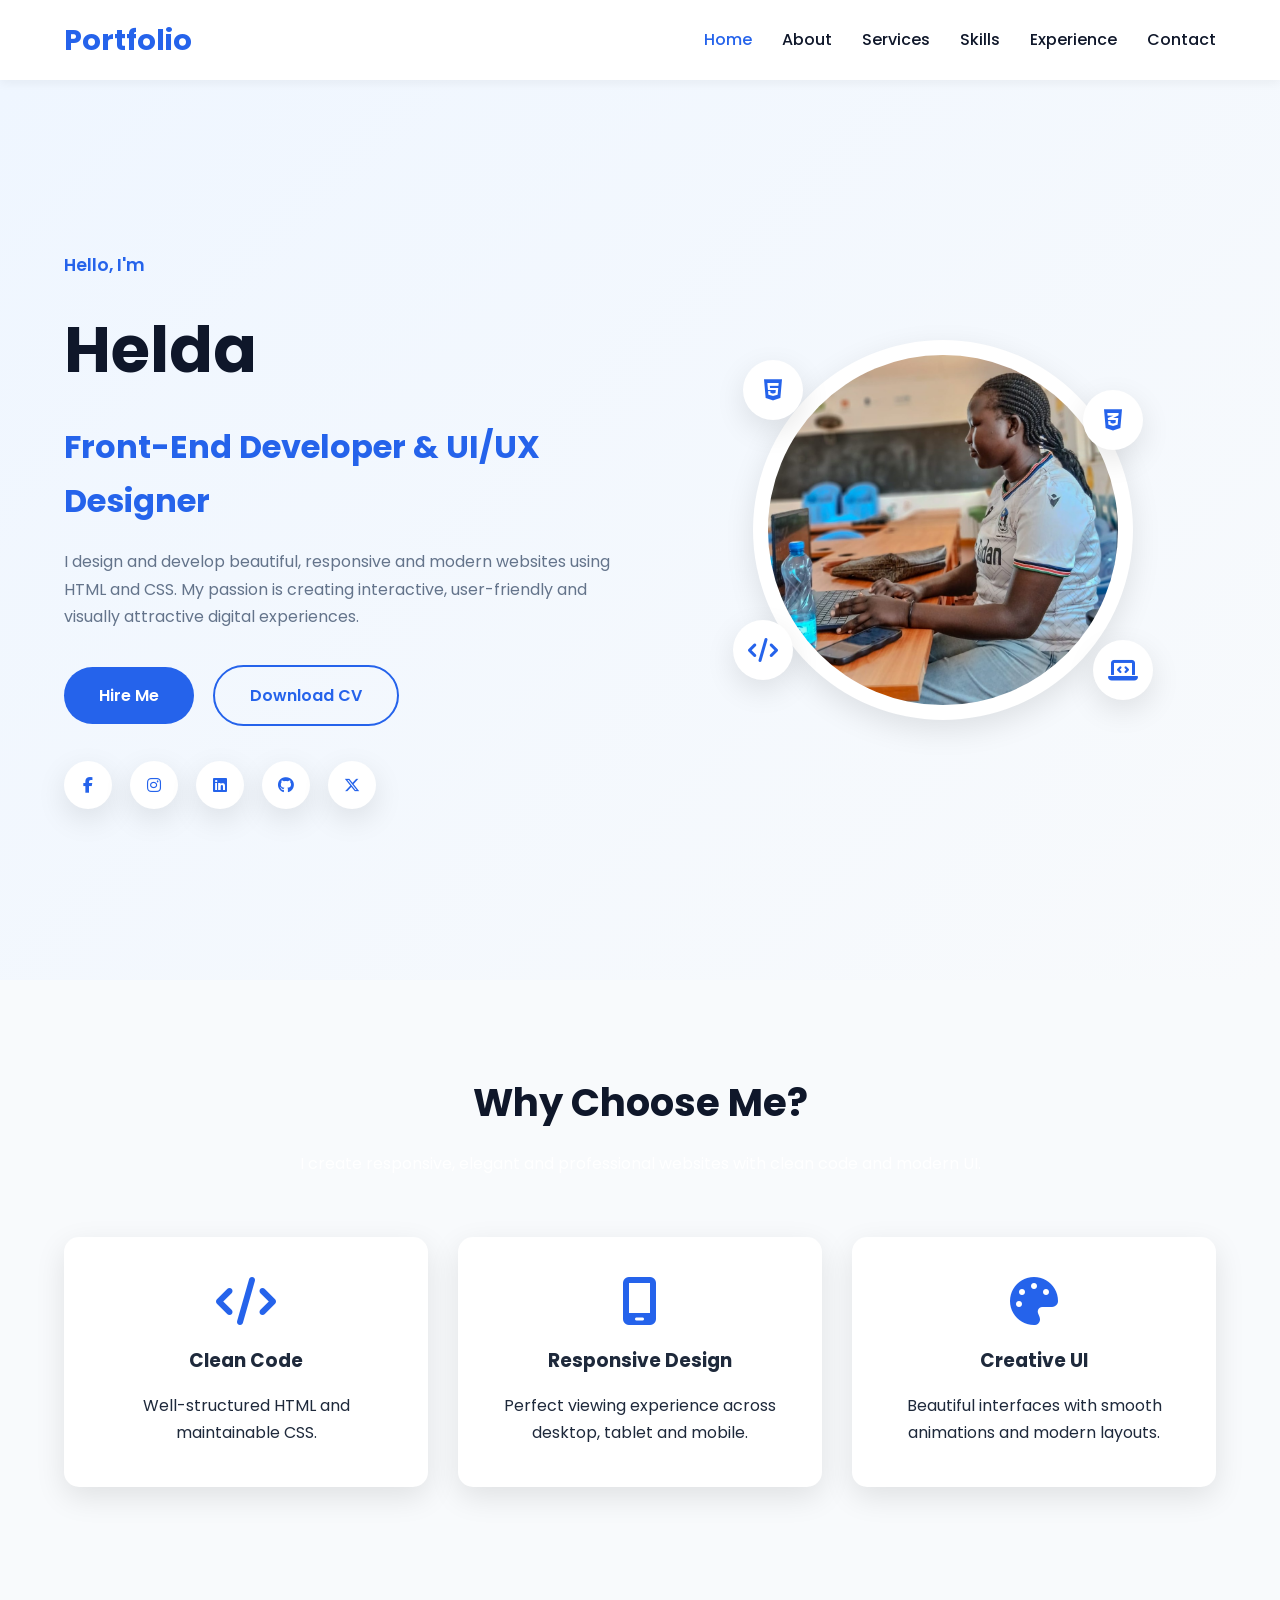
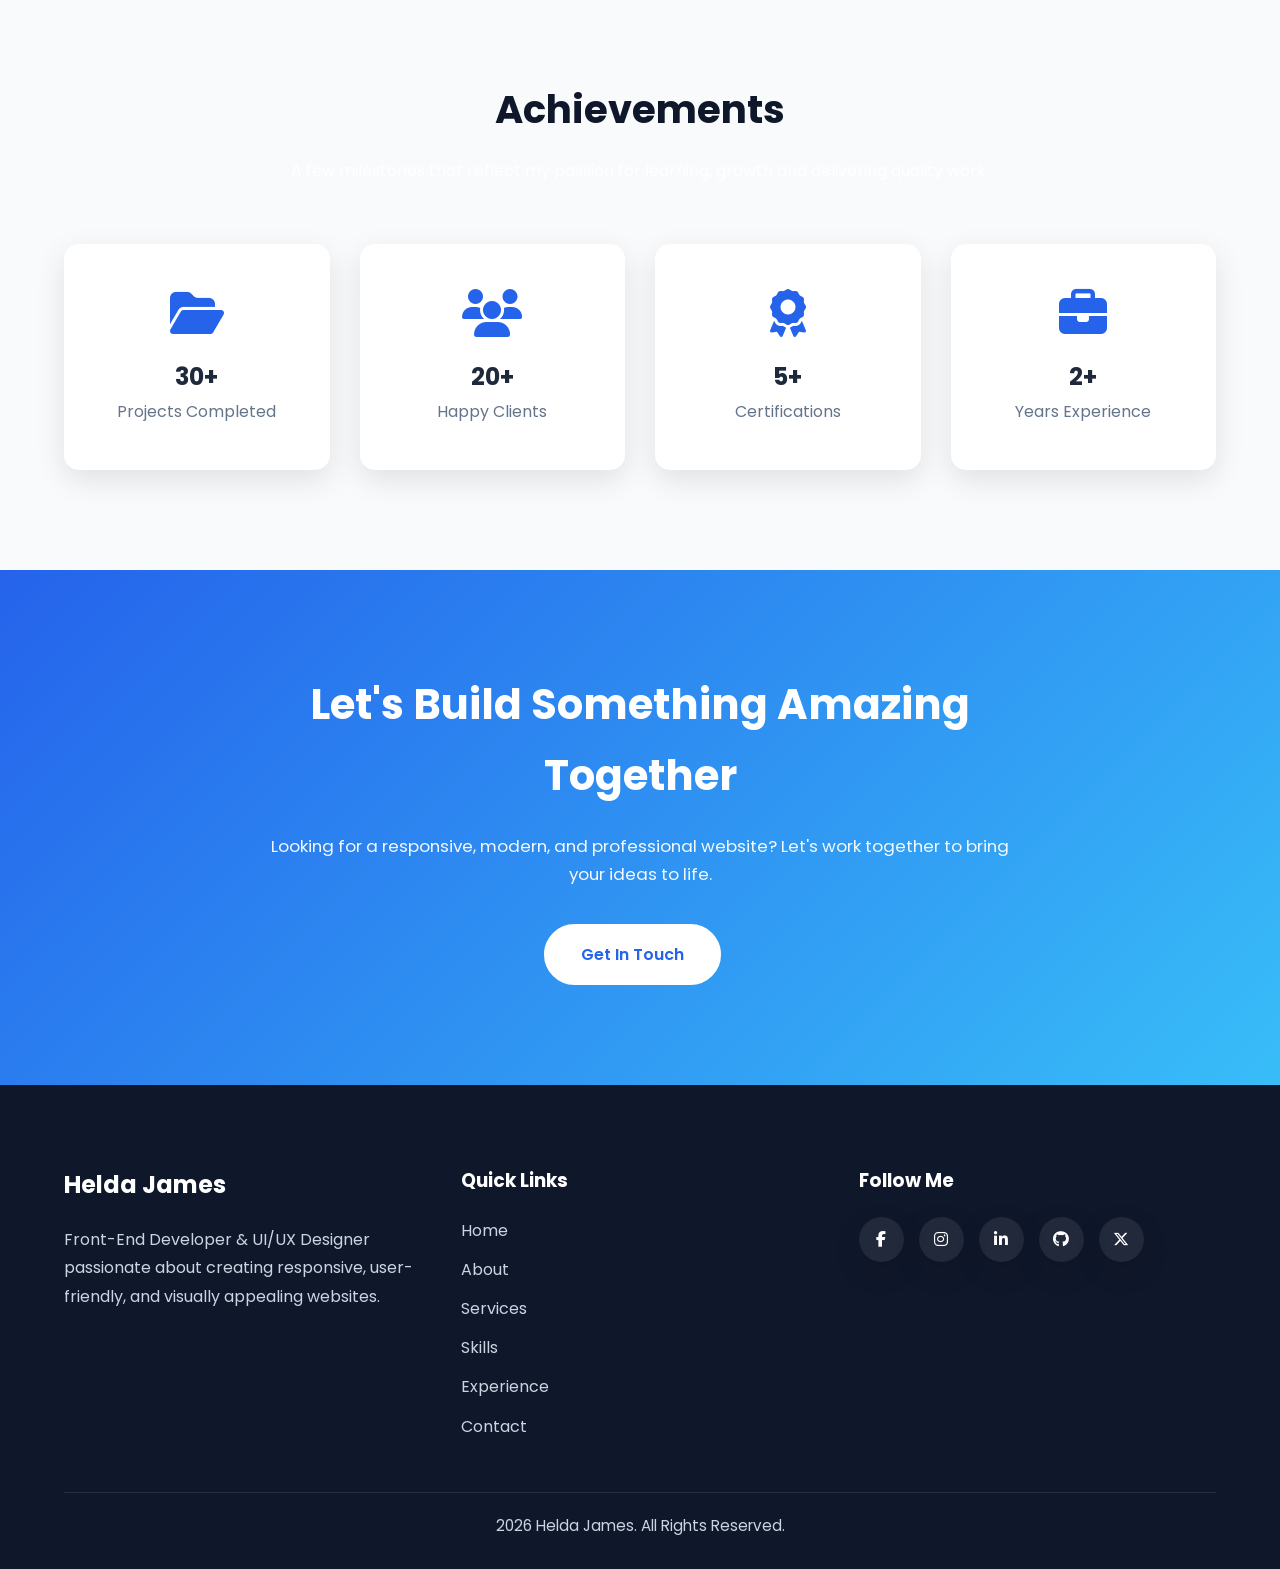
<file: index.html>
<!DOCTYPE html>
<html lang="en">
<head>
    <meta charset="UTF-8">
    <meta name="viewport" content="width=device-width, initial-scale=1.0">
    <title>My Portfolio | Home</title>

    <!-- Google Font -->
    <link href="https://fonts.googleapis.com/css2?family=Poppins:wght@300;400;500;600;700;800&display=swap" rel="stylesheet">

    <!-- Font Awesome -->
    <link rel="stylesheet"
          href="https://cdnjs.cloudflare.com/ajax/libs/font-awesome/6.6.0/css/all.min.css">

    <!-- Main CSS -->
    <link rel="stylesheet" href="style.css">
</head>

<body>

<!-- ================= HEADER ================= -->

<header>

    <div class="container">

        <nav class="navbar">

            <a href="home.html" class="logo">
                Portfolio
            </a>

            <ul class="nav-links">

                <li><a class="active" href="index.html">Home</a></li>

                <li><a href="about.html">About</a></li>

                <li><a href="services.html">Services</a></li>

                <li><a href="skills.html">Skills</a></li>

                <li><a href="experience.html">Experience</a></li>

                <li><a href="contact.html">Contact</a></li>

            </ul>

        </nav>

    </div>

</header>

<!-- ================= HERO SECTION ================= -->

<section class="hero">

    <div class="container hero-container">

        <!-- Left Side -->

        <div class="hero-text">

            <span class="subtitle">
                Hello, I'm
            </span>

            <h1>
                Helda
            </h1>

            <h2>
                Front-End Developer &
                UI/UX Designer
            </h2>

            <p>

                I design and develop beautiful,
                responsive and modern websites
                using HTML and CSS.

                My passion is creating interactive,
                user-friendly and visually attractive
                digital experiences.

            </p>

            <div class="hero-buttons">

                <a href="contact.html" class="btn primary-btn">

                    Hire Me

                </a>

                <a href="images/cv.pdf"
                   download
                   class="btn secondary-btn">

                    Download CV

                </a>

            </div>

            <!-- Social Media -->

            <div class="social-icons">

                <a href="#">
                    <i class="fab fa-facebook-f"></i>
                </a>

                <a href="#">
                    <i class="fab fa-instagram"></i>
                </a>

                <a href="#">
                    <i class="fab fa-linkedin"></i>
                </a>

                <a href="#">
                    <i class="fab fa-github"></i>
                </a>

                <a href="#">
                    <i class="fab fa-x-twitter"></i>
                </a>

            </div>

        </div>

        <!-- Right Side -->

        <div class="hero-image">

            <div class="image-box">

                <img src="./about pic.jpg"
                     alt="Profile Image">

                <div class="floating-icon html">

                    <i class="fab fa-html5"></i>

                </div>

                <div class="floating-icon css">

                    <i class="fab fa-css3-alt"></i>

                </div>

                <div class="floating-icon code">

                    <i class="fas fa-code"></i>

                </div>

                <div class="floating-icon laptop">

                    <i class="fas fa-laptop-code"></i>

                </div>

            </div>

        </div>

    </div>

</section>

<!-- ================= QUICK FEATURES ================= -->

<section class="features">

    <div class="container">

        <div class="section-title">

            <h2>Why Choose Me?</h2>

            <p>

                I create responsive,
                elegant and professional websites
                with clean code and modern UI.

            </p>

        </div>

        <div class="feature-container">

            <div class="feature-card">

                <i class="fas fa-code"></i>

                <h3>Clean Code</h3>

                <p>

                    Well-structured HTML
                    and maintainable CSS.

                </p>

            </div>

            <div class="feature-card">

                <i class="fas fa-mobile-screen"></i>

                <h3>Responsive Design</h3>

                <p>

                    Perfect viewing experience
                    across desktop,
                    tablet and mobile.

                </p>

            </div>

            <div class="feature-card">

                <i class="fas fa-palette"></i>

                <h3>Creative UI</h3>

                <p>

                    Beautiful interfaces
                    with smooth animations
                    and modern layouts.

                </p>

            </div>

        </div>

    </div>

</section>
<!-- ================= STATISTICS ================= -->

<section class="achievements">

    <div class="container">

        <div class="section-title">

            <h2>Achievements</h2>

            <p>
                A few milestones that reflect my passion for learning,
                growth and delivering quality work.
            </p>

        </div>

        <div class="achievement-grid">

            <div class="achievement-card">

                <i class="fas fa-folder-open"></i>

                <h2>30+</h2>

                <p>Projects Completed</p>

            </div>

            <div class="achievement-card">

                <i class="fas fa-users"></i>

                <h2>20+</h2>

                <p>Happy Clients</p>

            </div>

            <div class="achievement-card">

                <i class="fas fa-award"></i>

                <h2>5+</h2>

                <p>Certifications</p>

            </div>

            <div class="achievement-card">

                <i class="fas fa-briefcase"></i>

                <h2>2+</h2>

                <p>Years Experience</p>

            </div>

        </div>

    </div>

</section>

<!-- ================= CALL TO ACTION ================= -->

<section class="cta">

    <div class="container">

        <div class="cta-content">

            <h2>Let's Build Something Amazing Together</h2>

            <p>
                Looking for a responsive, modern, and professional website?
                Let's work together to bring your ideas to life.
            </p>

            <a href="contact.html" class="btn primary-btn">
                Get In Touch
            </a>

        </div>

    </div>

</section>

<!-- ================= FOOTER ================= -->

<footer>

    <div class="container">

        <div class="footer-content">

            <div class="footer-about">

                <h2>Helda James</h2>

                <p>
                    Front-End Developer & UI/UX Designer passionate about
                    creating responsive, user-friendly, and visually appealing
                    websites.
                </p>

            </div>

            <div class="footer-links">

                <h3>Quick Links</h3>

                <ul>

                    <li><a href="index.html">Home</a></li>

                    <li><a href="about.html">About</a></li>

                    <li><a href="services.html">Services</a></li>

                    <li><a href="skills.html">Skills</a></li>

                    <li><a href="experience.html">Experience</a></li>

                    <li><a href="contact.html">Contact</a></li>

                </ul>

            </div>

            <div class="footer-social">

                <h3>Follow Me</h3>

                <div class="social-icons">

                    <a href="#"><i class="fab fa-facebook-f"></i></a>

                    <a href="#"><i class="fab fa-instagram"></i></a>

                    <a href="#"><i class="fab fa-linkedin-in"></i></a>

                    <a href="#"><i class="fab fa-github"></i></a>

                    <a href="#"><i class="fab fa-x-twitter"></i></a>

                </div>

            </div>

        </div>

        <hr>

        <div class="copyright">

            <p>
                2026 Helda James. All Rights Reserved.
            </p>

        </div>

    </div>

</footer>

</body>
</html>
</file>
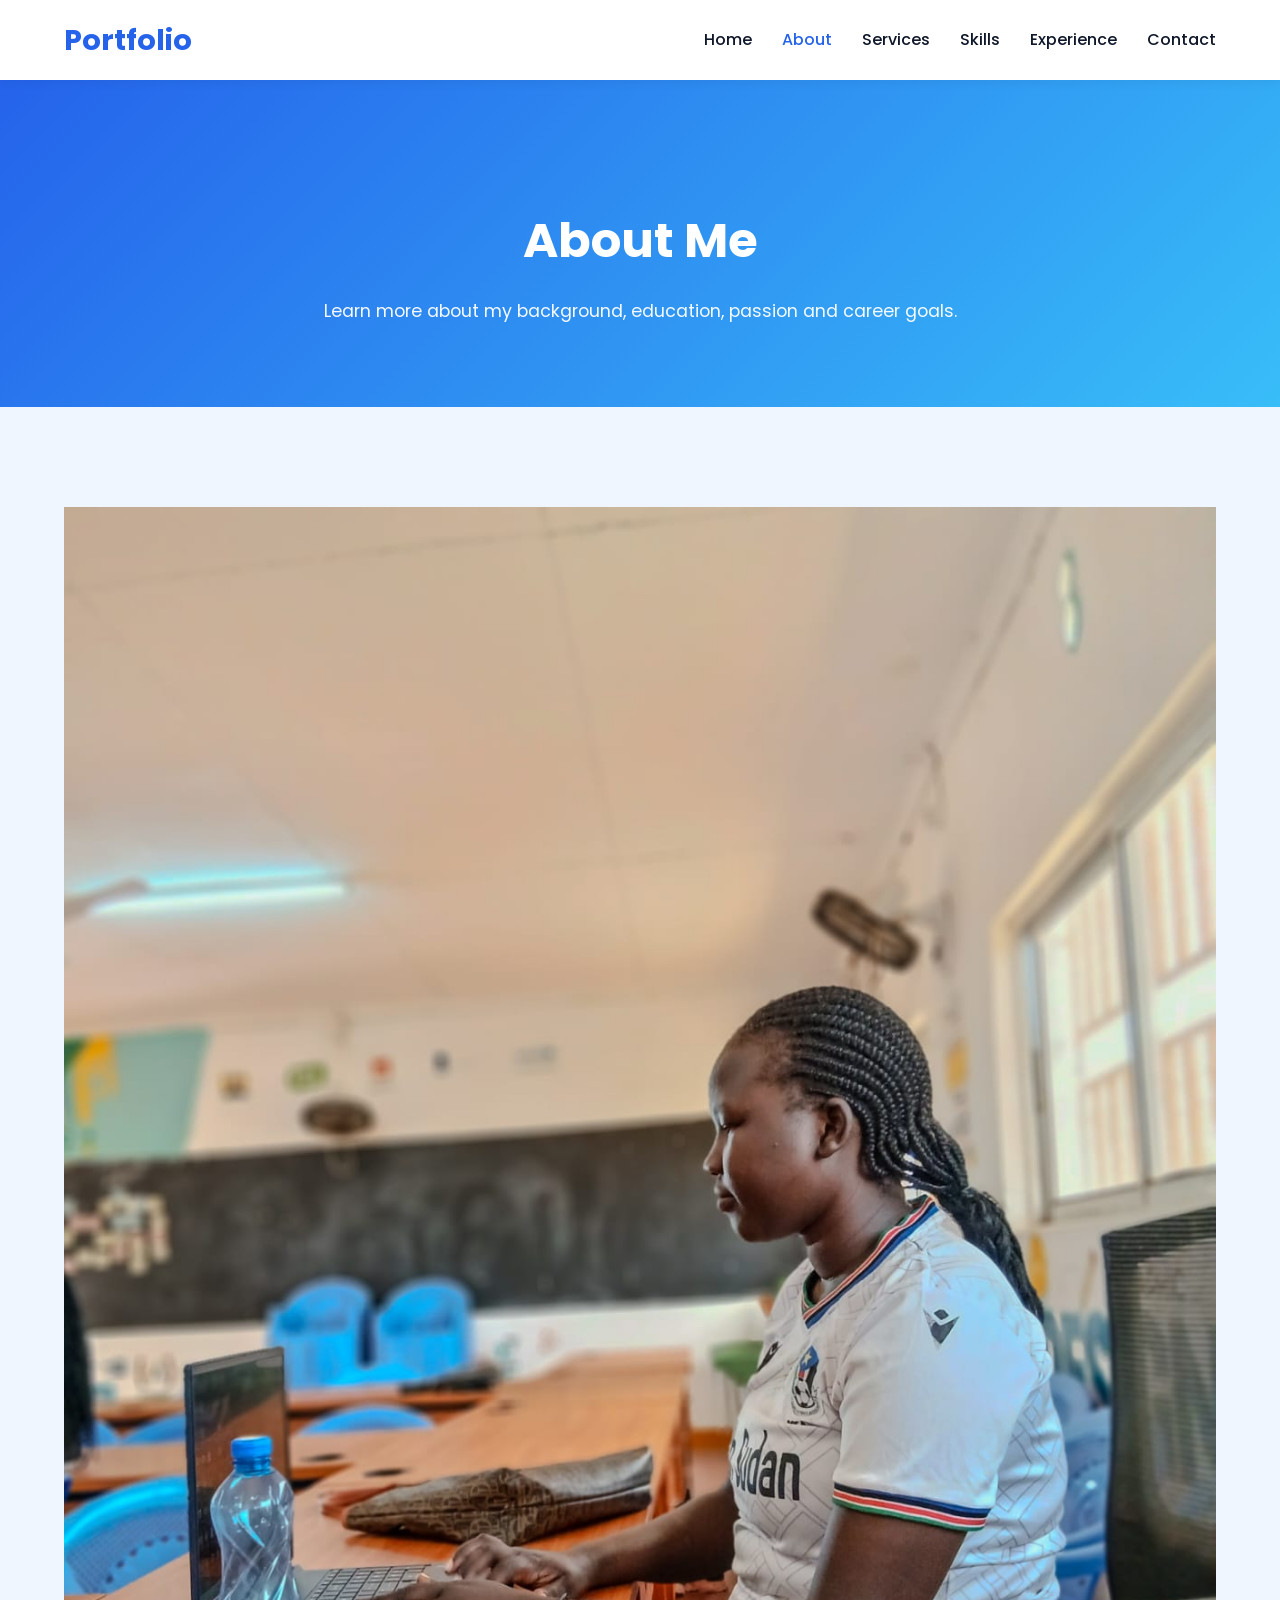
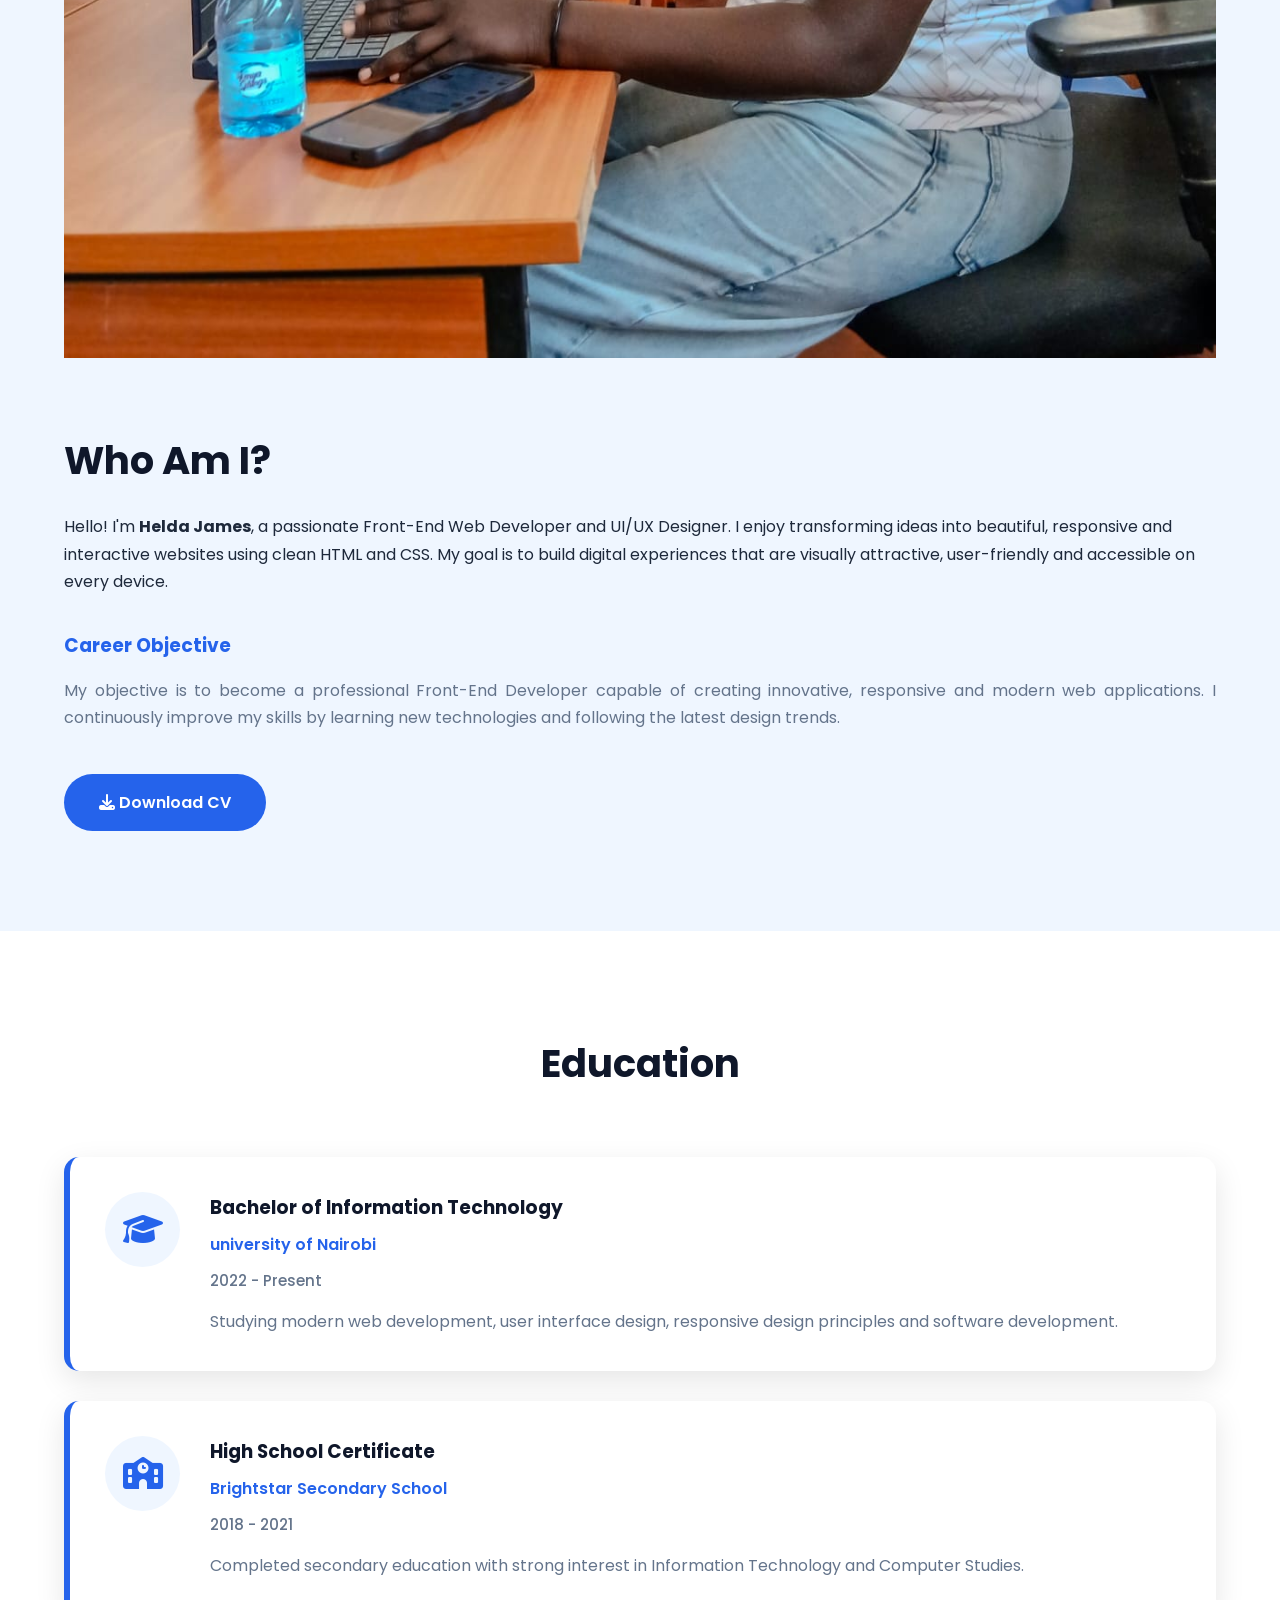
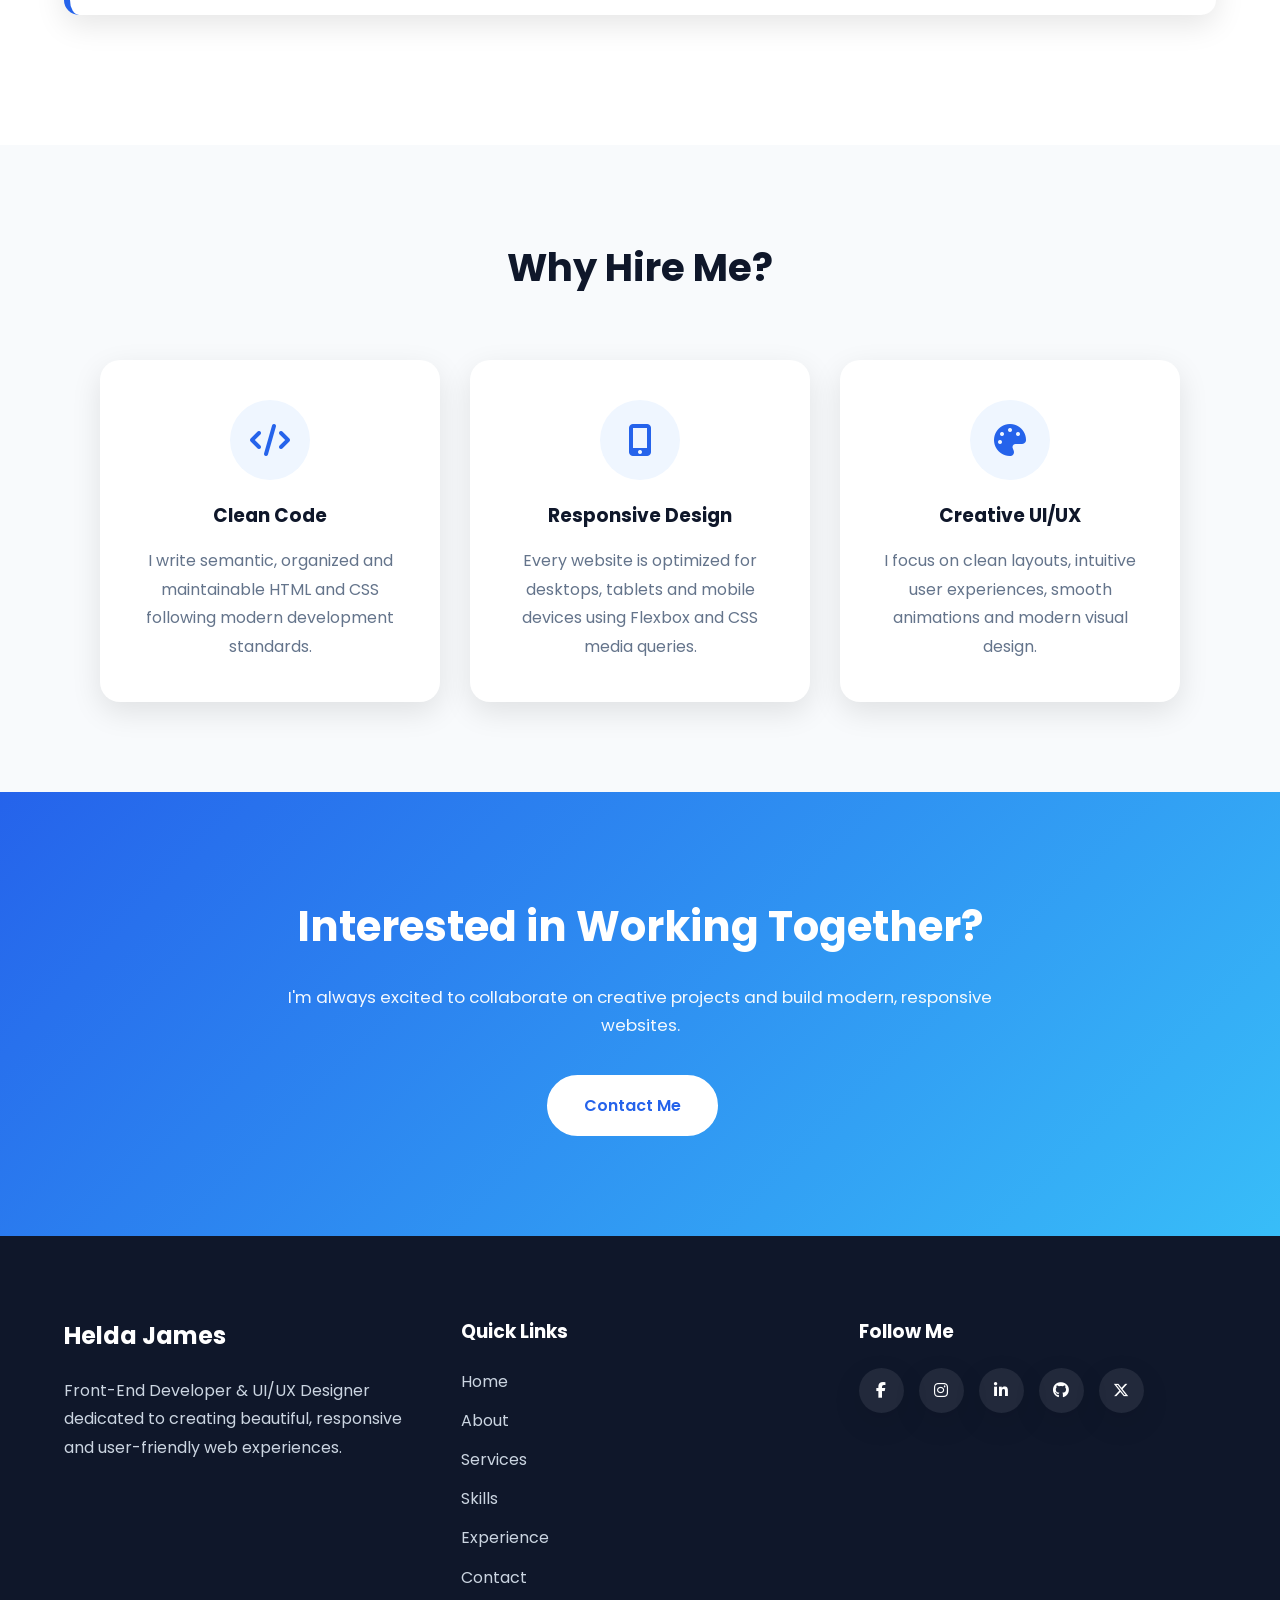
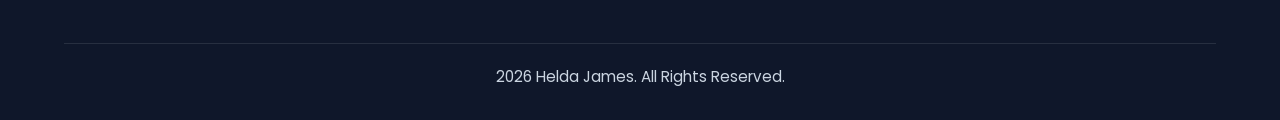
<file: About.html>
<!DOCTYPE html>
<html lang="en">

<head>

    <meta charset="UTF-8">

    <meta name="viewport"
          content="width=device-width, initial-scale=1.0">

    <title>About | My Portfolio</title>

    <!-- Google Font -->

    <link href="https://fonts.googleapis.com/css2?family=Poppins:wght@300;400;500;600;700;800&display=swap"
          rel="stylesheet">

    <!-- Font Awesome -->

    <link rel="stylesheet"
          href="https://cdnjs.cloudflare.com/ajax/libs/font-awesome/6.6.0/css/all.min.css">

    <!-- Main CSS -->

    <link rel="stylesheet"
          href="style.css">

</head>

<body>

<!--================ HEADER ================-->

<header>

    <div class="container">

        <nav class="navbar">

            <a href="index.html" class="logo">

                Portfolio

            </a>

            <ul class="nav-links">

                <li><a href="home.html">Home</a></li>

                <li><a class="active"
                       href="about.html">About</a></li>

                <li><a href="services.html">Services</a></li>

                <li><a href="skills.html">Skills</a></li>

                <li><a href="experience.html">Experience</a></li>

                <li><a href="contact.html">Contact</a></li>

            </ul>

        </nav>

    </div>

</header>

<!--================ PAGE HERO ================-->

<section class="page-banner">

    <div class="container">

        <h1>About Me</h1>

        <p>

            Learn more about my background,
            education, passion and career goals.

        </p>

    </div>

</section>

<!--================ ABOUT SECTION ================-->

<section class="about">

    <div class="container">

        <div class="about-container">

            <!-- Left -->

            <div class="./about-image">

                <img src="./IMG-20260617-WA0024.jpg"
                     alt="profile image">

            </div>

            <!-- Right -->

            <div class="about-content">

                <h2>

                    Who Am I?

                </h2>

        
                    Hello! I'm <strong>Helda James</strong>,
                    a passionate Front-End Web Developer
                    and UI/UX Designer.

                    I enjoy transforming ideas into
                    beautiful, responsive and interactive
                    websites using clean HTML and CSS.

                    My goal is to build digital experiences
                    that are visually attractive,
                    user-friendly and accessible
                    on every device.

                </p>

                <h3>

                    Career Objective

                </h3>

                <p>

                    My objective is to become a
                    professional Front-End Developer
                    capable of creating innovative,
                    responsive and modern web applications.

                    I continuously improve my skills
                    by learning new technologies
                    and following the latest design trends.

                </p>

                <a href="images/cv.pdf"
                   download
                   class="btn primary-btn">

                    <i class="fa-solid fa-download"></i>

                    Download CV

                </a>

            </div>

        </div>

    </div>

</section>

<!--================ PERSONAL INFORMATION ================-->

<!-- <section class="personal-info">

    <div class="container">

        <div class="section-title">

            <h2>

                Personal Information

            </h2>

        </div>

        <div class="info-grid">

            <div class="info-card">

                <i class="fa-solid fa-user"></i>

                <h4>Name</h4>

                <p>Helda James</p>

            </div>

            <div class="info-card">

                <i class="fa-solid fa-envelope"></i>

                <h4>Email</h4>

                <p>heldagismajames@email.com</p>

            </div>

            <div class="info-card">

                <i class="fa-solid fa-phone"></i>

                <h4>Phone</h4>

                <p>+254 7452415
                    77
                </p>

            </div>

            <div class="info-card">

                <i class="fa-solid fa-location-dot"></i>

                <h4>Location</h4>

                <p>Nairobi, Kenya</p>

            </div>

        </div>

    </div>

</section> -->

<!--================ EDUCATION ================-->

<section class="education">

    <div class="container">

        <div class="section-title">

            <h2>

                Education

            </h2>

        </div>

        <div class="education-card">

            <i class="fa-solid fa-graduation-cap"></i>

            <div>

                <h3>

                    Bachelor of Information Technology

                </h3>

                <h4>

                    university of Nairobi

                </h4>

                <span>

                    2022 - Present

                </span>

                <p>

                    Studying modern web development,
                    user interface design,
                    responsive design principles
                    and software development.

                </p>

            </div>

        </div>

        <div class="education-card">

            <i class="fa-solid fa-school"></i>

            <div>

                <h3>

                    High School Certificate

                </h3>

                <h4>

                    Brightstar Secondary School

                </h4>

                <span>

                    2018 - 2021

                </span>

                <p>

                    Completed secondary education
                    with strong interest in
                    Information Technology
                    and Computer Studies.

                </p>

            </div>

        </div>

    </div>

</section>
<!--================ ACHIEVEMENTS =================-->

<!-- <section class="achievements">

    <div class="container">

        <div class="section-title">

            <h2>Achievements</h2>

            <p>
                A few milestones that reflect my passion for learning,
                growth and delivering quality work.
            </p>

        </div>

        <div class="achievement-grid">

            <div class="achievement-card">

                <i class="fas fa-folder-open"></i>

                <h3>30+</h3>

                <p>Completed Projects</p>

            </div>

            <div class="achievement-card">

                <i class="fas fa-users"></i>

                <h3>20+</h3>

                <p>Happy Clients</p>

            </div>

            <div class="achievement-card">

                <i class="fas fa-award"></i>

                <h3>5+</h3>

                <p>Professional Certificates</p>

            </div>

            <div class="achievement-card">

                <i class="fas fa-laptop-code"></i>

                <h3>2+</h3>

                <p>Years of Experience</p>

            </div>

        </div>

    </div>

</section> -->

<!--================ WHY HIRE ME =================-->

<section class="why-me">

    <div class="container">

        <div class="section-title">

            <h2>Why Hire Me?</h2>

        </div>

        <div class="why-grid">

            <div class="why-card">

                <i class="fas fa-code"></i>

                <h3>Clean Code</h3>

                <p>
                    I write semantic, organized and maintainable HTML and CSS
                    following modern development standards.
                </p>

            </div>

            <div class="why-card">

                <i class="fas fa-mobile-alt"></i>

                <h3>Responsive Design</h3>

                <p>
                    Every website is optimized for desktops, tablets and
                    mobile devices using Flexbox and CSS media queries.
                </p>

            </div>

            <div class="why-card">

                <i class="fas fa-palette"></i>

                <h3>Creative UI/UX</h3>

                <p>
                    I focus on clean layouts, intuitive user experiences,
                    smooth animations and modern visual design.
                </p>

            </div>

        </div>

    </div>

</section>

<!--================ CALL TO ACTION =================-->

<section class="cta">

    <div class="container">

        <div class="cta-content">

            <h2>Interested in Working Together?</h2>

            <p>
                I'm always excited to collaborate on creative projects and
                build modern, responsive websites.
            </p>

            <a href="contact.html" class="btn primary-btn">
                Contact Me
            </a>

        </div>

    </div>

</section>

<!--================ FOOTER =================-->

<footer>

    <div class="container">

        <div class="footer-content">

            <div class="footer-about">

                <h2>Helda James</h2>

                <p>
                    Front-End Developer & UI/UX Designer dedicated to creating
                    beautiful, responsive and user-friendly web experiences.
                </p>

            </div>

            <div class="footer-links">

                <h3>Quick Links</h3>

                <ul>

                    <li><a href="index.html">Home</a></li>

                    <li><a href="about.html">About</a></li>

                    <li><a href="services.html">Services</a></li>

                    <li><a href="skills.html">Skills</a></li>

                    <li><a href="experience.html">Experience</a></li>

                    <li><a href="contact.html">Contact</a></li>

                </ul>

            </div>

            <div class="footer-social">

                <h3>Follow Me</h3>

                <div class="social-icons">

                    <a href="#"><i class="fab fa-facebook-f"></i></a>

                    <a href="#"><i class="fab fa-instagram"></i></a>

                    <a href="#"><i class="fab fa-linkedin-in"></i></a>

                    <a href="#"><i class="fab fa-github"></i></a>

                    <a href="#"><i class="fab fa-x-twitter"></i></a>

                </div>

            </div>

        </div>

        <hr>

        <div class="copyright">

            <p>
                 2026 Helda James. All Rights Reserved.
            </p>

        </div>

    </div>

</footer>

</body>
</html>
</file>
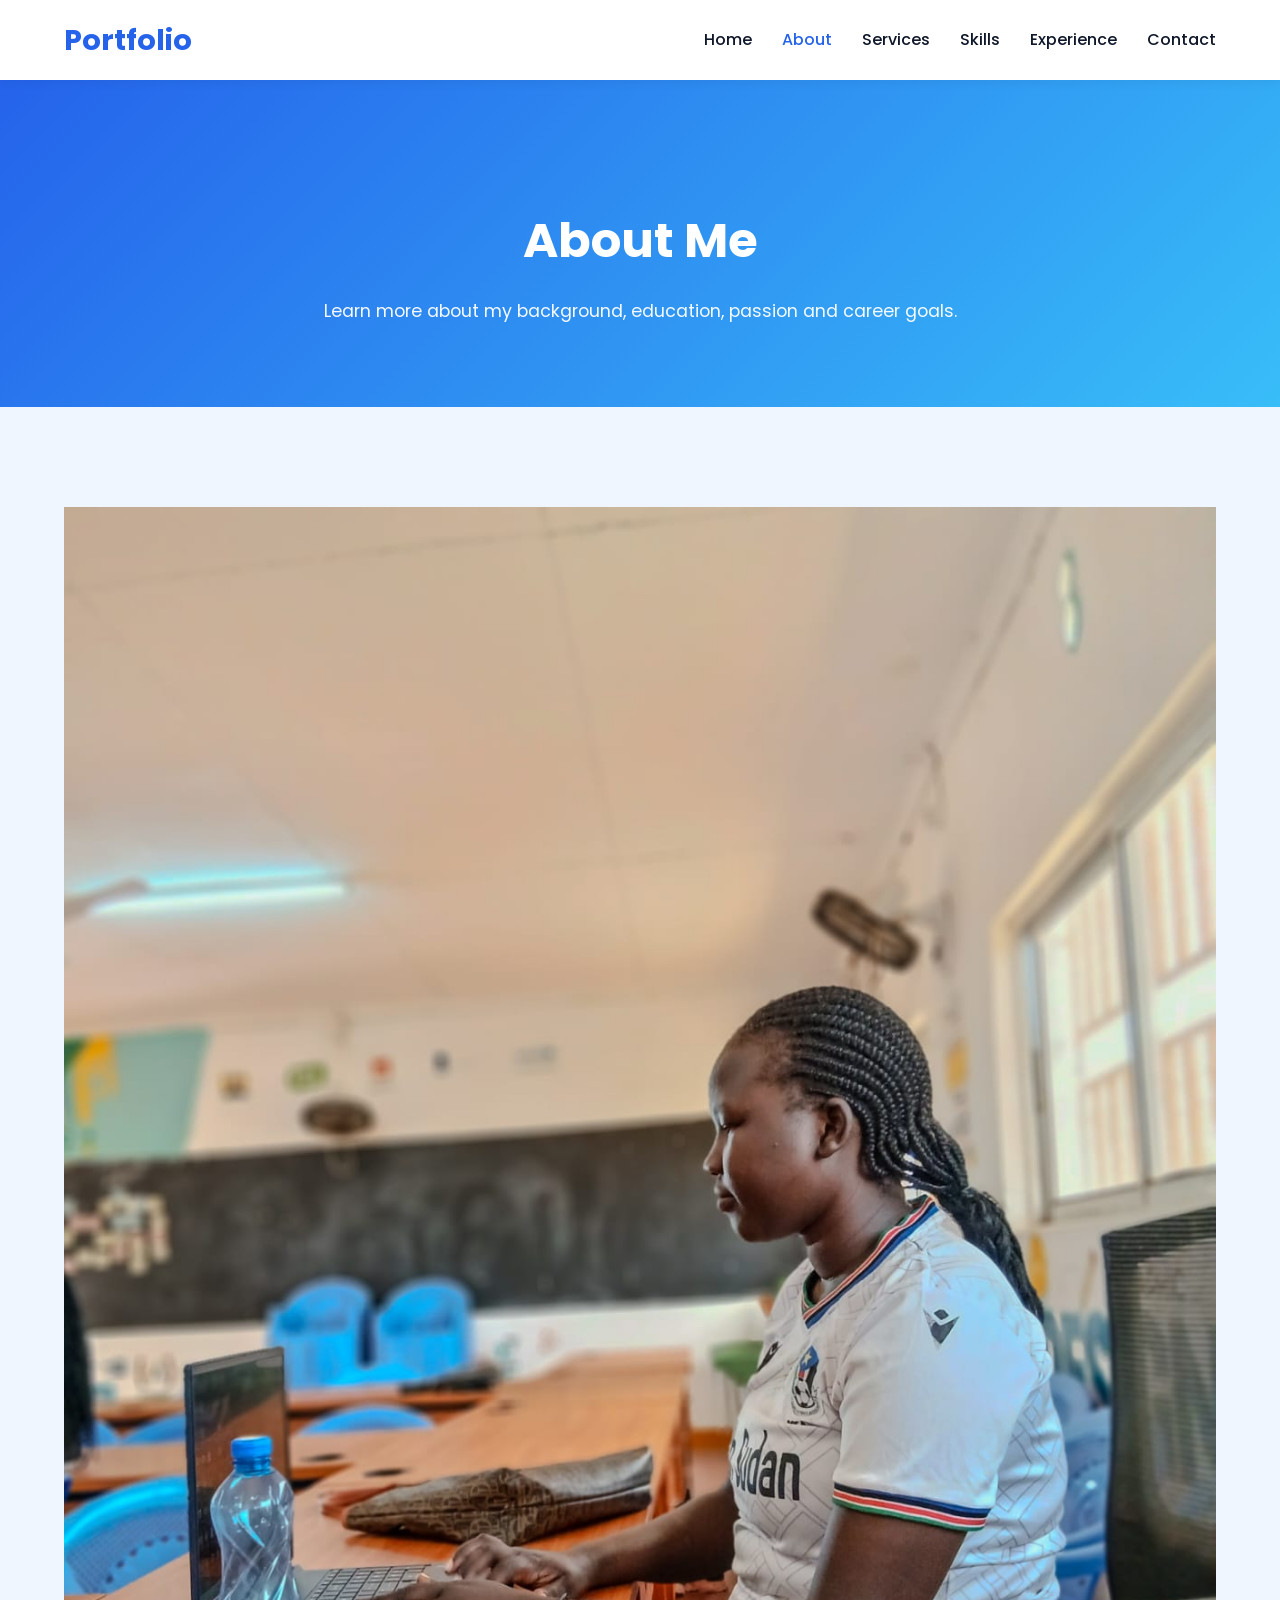
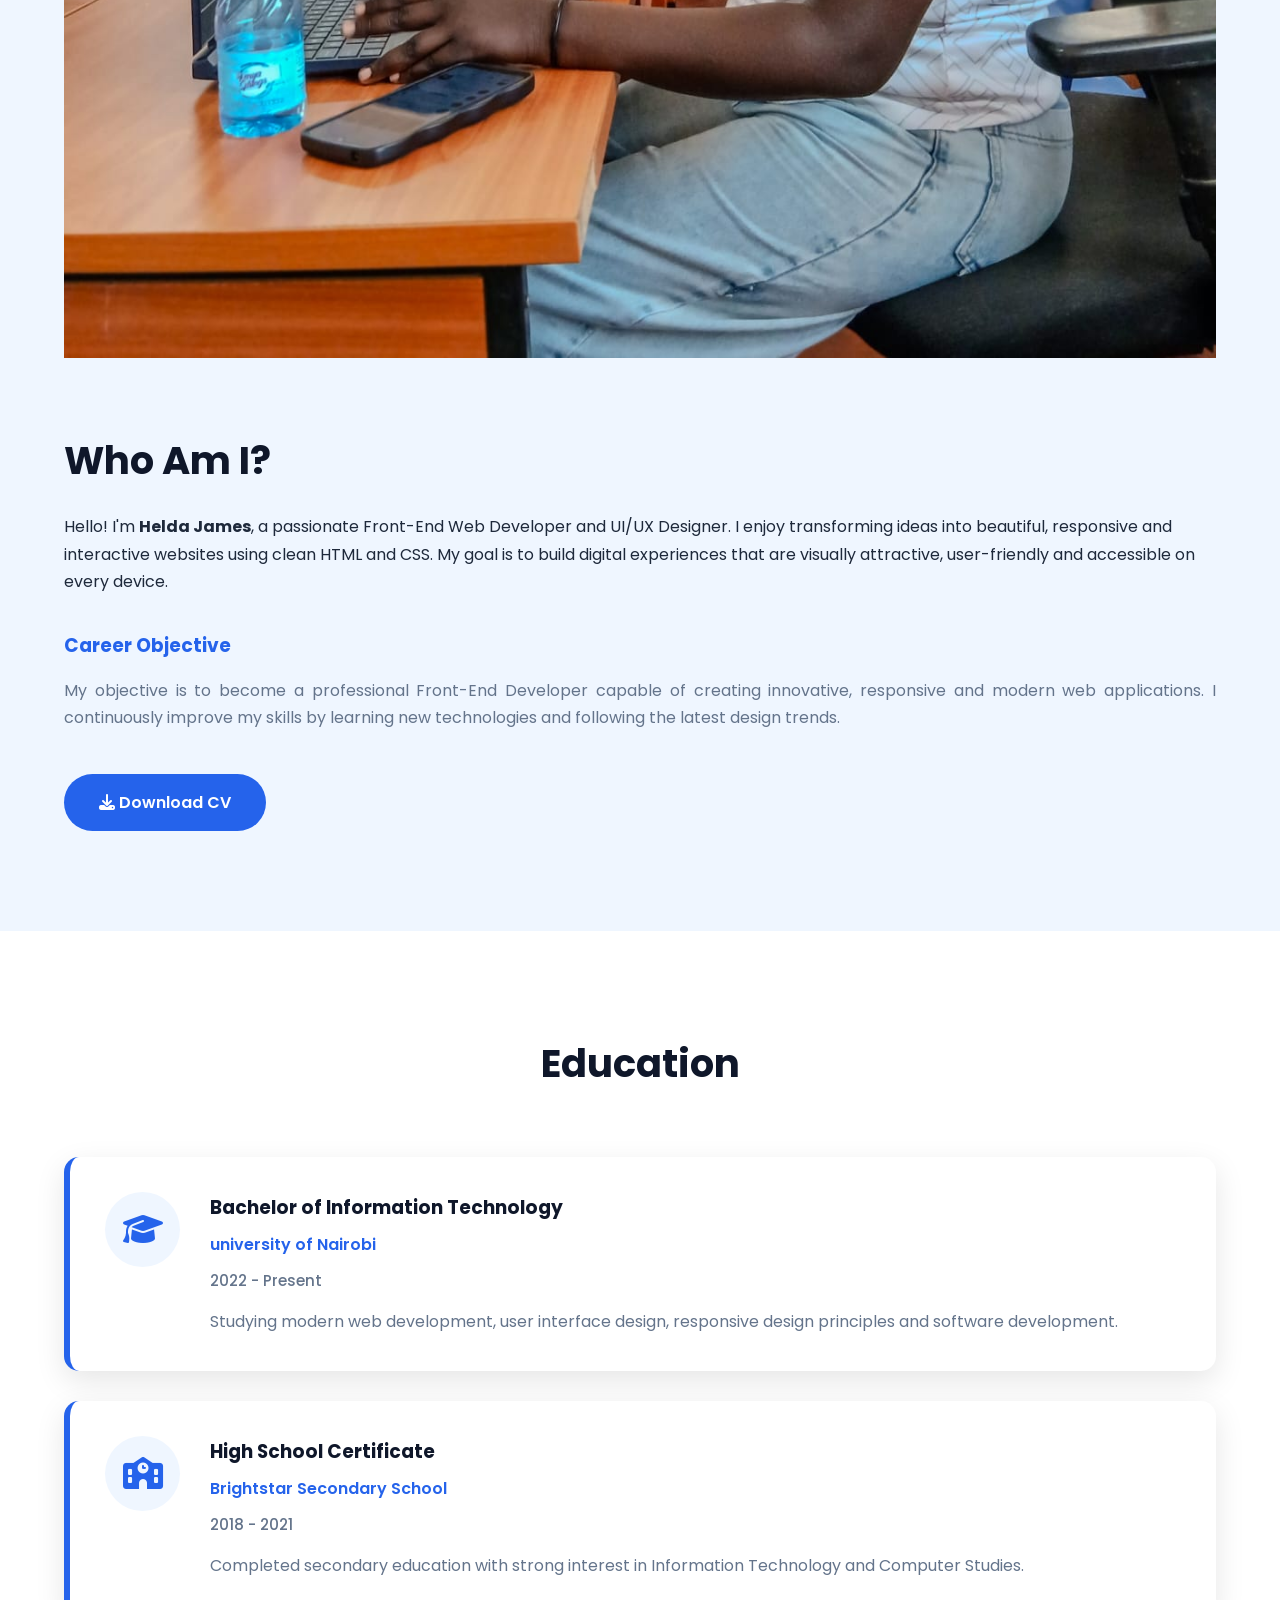
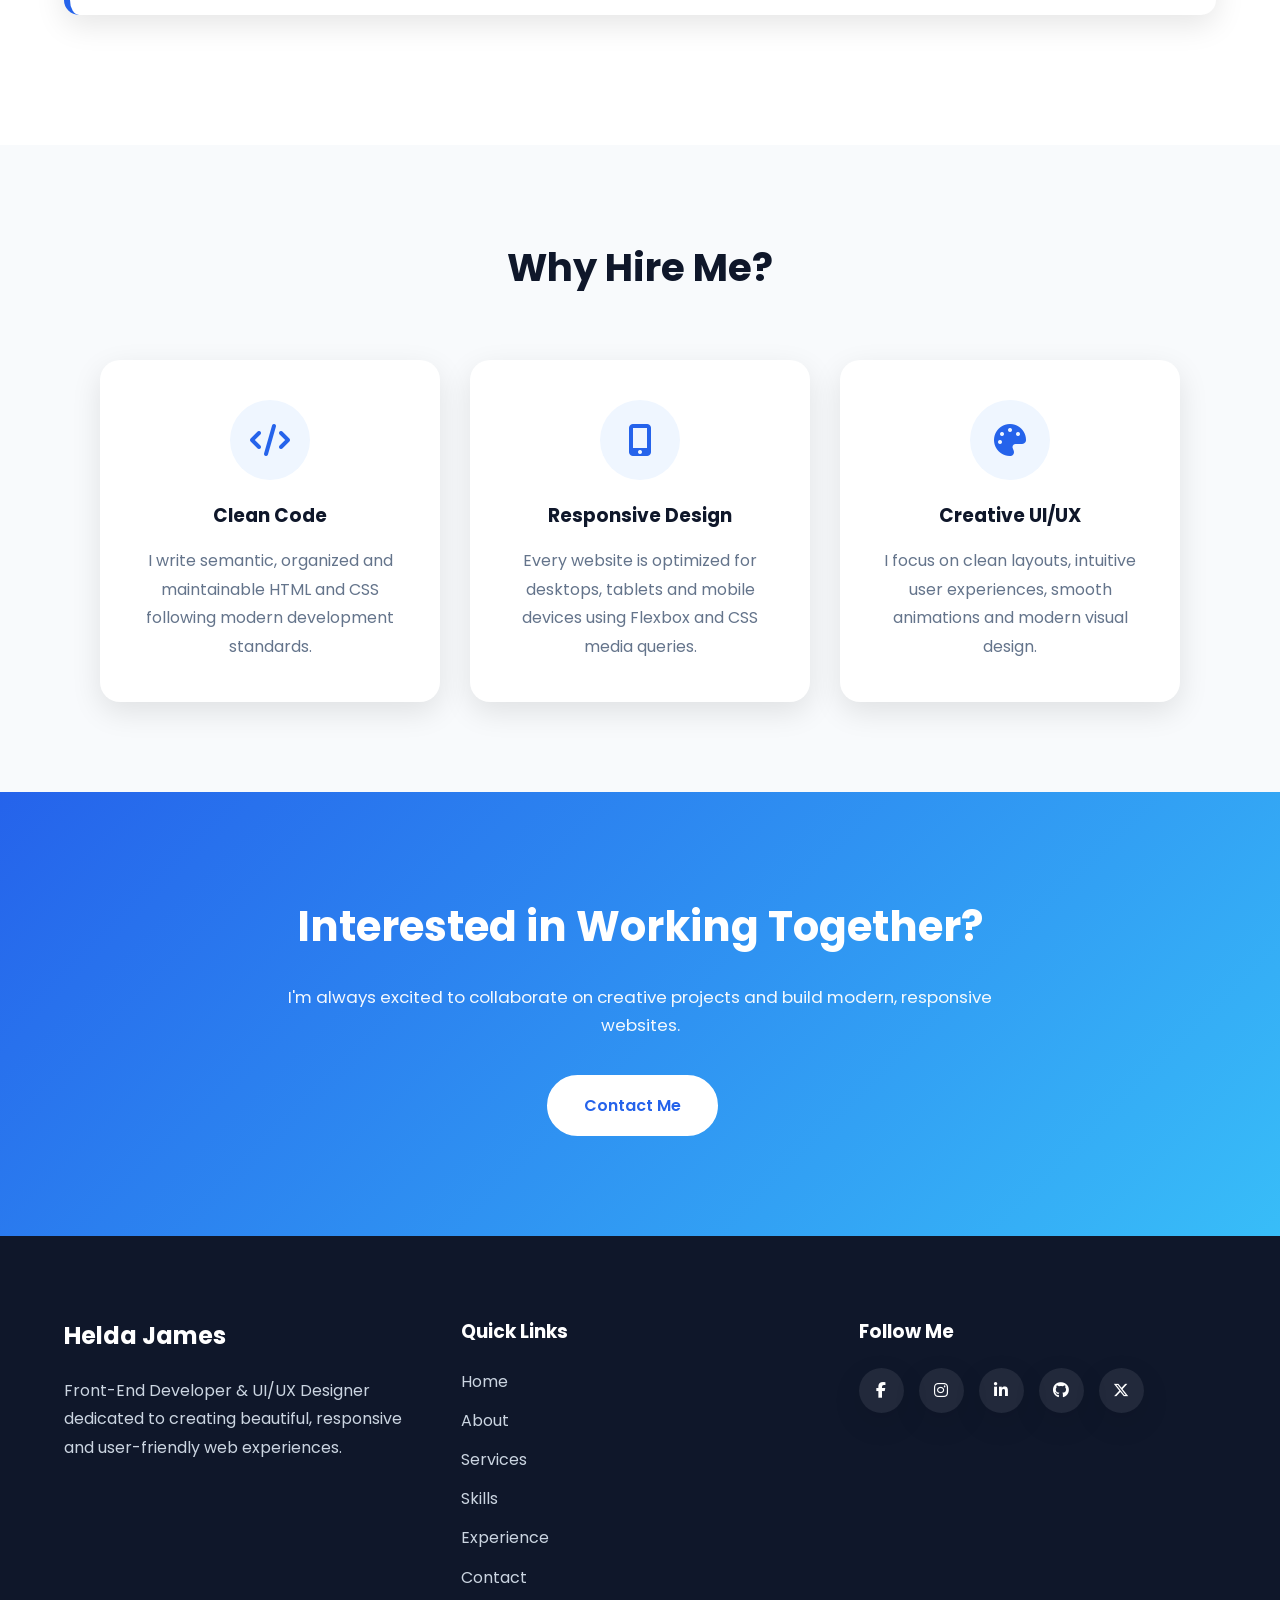
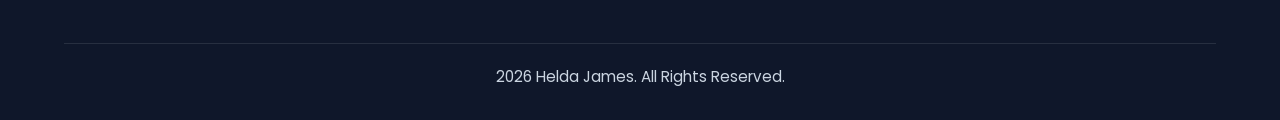
<file: about.html>
<!DOCTYPE html>
<html lang="en">

<head>

    <meta charset="UTF-8">

    <meta name="viewport"
          content="width=device-width, initial-scale=1.0">

    <title>About | My Portfolio</title>

    <!-- Google Font -->

    <link href="https://fonts.googleapis.com/css2?family=Poppins:wght@300;400;500;600;700;800&display=swap"
          rel="stylesheet">

    <!-- Font Awesome -->

    <link rel="stylesheet"
          href="https://cdnjs.cloudflare.com/ajax/libs/font-awesome/6.6.0/css/all.min.css">

    <!-- Main CSS -->

    <link rel="stylesheet"
          href="style.css">

</head>

<body>

<!--================ HEADER ================-->

<header>

    <div class="container">

        <nav class="navbar">

            <a href="index.html" class="logo">

                Portfolio

            </a>

            <ul class="nav-links">

                <li><a href="home.html">Home</a></li>

                <li><a class="active"
                       href="about.html">About</a></li>

                <li><a href="services.html">Services</a></li>

                <li><a href="skills.html">Skills</a></li>

                <li><a href="experience.html">Experience</a></li>

                <li><a href="contact.html">Contact</a></li>

            </ul>

        </nav>

    </div>

</header>

<!--================ PAGE HERO ================-->

<section class="page-banner">

    <div class="container">

        <h1>About Me</h1>

        <p>

            Learn more about my background,
            education, passion and career goals.

        </p>

    </div>

</section>

<!--================ ABOUT SECTION ================-->

<section class="about">

    <div class="container">

        <div class="about-container">

            <!-- Left -->

            <div class="./about-image">

                <img src="./IMG-20260617-WA0024.jpg"
                     alt="profile image">

            </div>

            <!-- Right -->

            <div class="about-content">

                <h2>

                    Who Am I?

                </h2>

        
                    Hello! I'm <strong>Helda James</strong>,
                    a passionate Front-End Web Developer
                    and UI/UX Designer.

                    I enjoy transforming ideas into
                    beautiful, responsive and interactive
                    websites using clean HTML and CSS.

                    My goal is to build digital experiences
                    that are visually attractive,
                    user-friendly and accessible
                    on every device.

                </p>

                <h3>

                    Career Objective

                </h3>

                <p>

                    My objective is to become a
                    professional Front-End Developer
                    capable of creating innovative,
                    responsive and modern web applications.

                    I continuously improve my skills
                    by learning new technologies
                    and following the latest design trends.

                </p>

                <a href="images/cv.pdf"
                   download
                   class="btn primary-btn">

                    <i class="fa-solid fa-download"></i>

                    Download CV

                </a>

            </div>

        </div>

    </div>

</section>

<!--================ PERSONAL INFORMATION ================-->

<!-- <section class="personal-info">

    <div class="container">

        <div class="section-title">

            <h2>

                Personal Information

            </h2>

        </div>

        <div class="info-grid">

            <div class="info-card">

                <i class="fa-solid fa-user"></i>

                <h4>Name</h4>

                <p>Helda James</p>

            </div>

            <div class="info-card">

                <i class="fa-solid fa-envelope"></i>

                <h4>Email</h4>

                <p>heldagismajames@email.com</p>

            </div>

            <div class="info-card">

                <i class="fa-solid fa-phone"></i>

                <h4>Phone</h4>

                <p>+254 7452415
                    77
                </p>

            </div>

            <div class="info-card">

                <i class="fa-solid fa-location-dot"></i>

                <h4>Location</h4>

                <p>Nairobi, Kenya</p>

            </div>

        </div>

    </div>

</section> -->

<!--================ EDUCATION ================-->

<section class="education">

    <div class="container">

        <div class="section-title">

            <h2>

                Education

            </h2>

        </div>

        <div class="education-card">

            <i class="fa-solid fa-graduation-cap"></i>

            <div>

                <h3>

                    Bachelor of Information Technology

                </h3>

                <h4>

                    university of Nairobi

                </h4>

                <span>

                    2022 - Present

                </span>

                <p>

                    Studying modern web development,
                    user interface design,
                    responsive design principles
                    and software development.

                </p>

            </div>

        </div>

        <div class="education-card">

            <i class="fa-solid fa-school"></i>

            <div>

                <h3>

                    High School Certificate

                </h3>

                <h4>

                    Brightstar Secondary School

                </h4>

                <span>

                    2018 - 2021

                </span>

                <p>

                    Completed secondary education
                    with strong interest in
                    Information Technology
                    and Computer Studies.

                </p>

            </div>

        </div>

    </div>

</section>
<!--================ ACHIEVEMENTS =================-->

<!-- <section class="achievements">

    <div class="container">

        <div class="section-title">

            <h2>Achievements</h2>

            <p>
                A few milestones that reflect my passion for learning,
                growth and delivering quality work.
            </p>

        </div>

        <div class="achievement-grid">

            <div class="achievement-card">

                <i class="fas fa-folder-open"></i>

                <h3>30+</h3>

                <p>Completed Projects</p>

            </div>

            <div class="achievement-card">

                <i class="fas fa-users"></i>

                <h3>20+</h3>

                <p>Happy Clients</p>

            </div>

            <div class="achievement-card">

                <i class="fas fa-award"></i>

                <h3>5+</h3>

                <p>Professional Certificates</p>

            </div>

            <div class="achievement-card">

                <i class="fas fa-laptop-code"></i>

                <h3>2+</h3>

                <p>Years of Experience</p>

            </div>

        </div>

    </div>

</section> -->

<!--================ WHY HIRE ME =================-->

<section class="why-me">

    <div class="container">

        <div class="section-title">

            <h2>Why Hire Me?</h2>

        </div>

        <div class="why-grid">

            <div class="why-card">

                <i class="fas fa-code"></i>

                <h3>Clean Code</h3>

                <p>
                    I write semantic, organized and maintainable HTML and CSS
                    following modern development standards.
                </p>

            </div>

            <div class="why-card">

                <i class="fas fa-mobile-alt"></i>

                <h3>Responsive Design</h3>

                <p>
                    Every website is optimized for desktops, tablets and
                    mobile devices using Flexbox and CSS media queries.
                </p>

            </div>

            <div class="why-card">

                <i class="fas fa-palette"></i>

                <h3>Creative UI/UX</h3>

                <p>
                    I focus on clean layouts, intuitive user experiences,
                    smooth animations and modern visual design.
                </p>

            </div>

        </div>

    </div>

</section>

<!--================ CALL TO ACTION =================-->

<section class="cta">

    <div class="container">

        <div class="cta-content">

            <h2>Interested in Working Together?</h2>

            <p>
                I'm always excited to collaborate on creative projects and
                build modern, responsive websites.
            </p>

            <a href="contact.html" class="btn primary-btn">
                Contact Me
            </a>

        </div>

    </div>

</section>

<!--================ FOOTER =================-->

<footer>

    <div class="container">

        <div class="footer-content">

            <div class="footer-about">

                <h2>Helda James</h2>

                <p>
                    Front-End Developer & UI/UX Designer dedicated to creating
                    beautiful, responsive and user-friendly web experiences.
                </p>

            </div>

            <div class="footer-links">

                <h3>Quick Links</h3>

                <ul>

                    <li><a href="index.html">Home</a></li>

                    <li><a href="about.html">About</a></li>

                    <li><a href="services.html">Services</a></li>

                    <li><a href="skills.html">Skills</a></li>

                    <li><a href="experience.html">Experience</a></li>

                    <li><a href="contact.html">Contact</a></li>

                </ul>

            </div>

            <div class="footer-social">

                <h3>Follow Me</h3>

                <div class="social-icons">

                    <a href="#"><i class="fab fa-facebook-f"></i></a>

                    <a href="#"><i class="fab fa-instagram"></i></a>

                    <a href="#"><i class="fab fa-linkedin-in"></i></a>

                    <a href="#"><i class="fab fa-github"></i></a>

                    <a href="#"><i class="fab fa-x-twitter"></i></a>

                </div>

            </div>

        </div>

        <hr>

        <div class="copyright">

            <p>
                 2026 Helda James. All Rights Reserved.
            </p>

        </div>

    </div>

</footer>

</body>
</html>
</file>
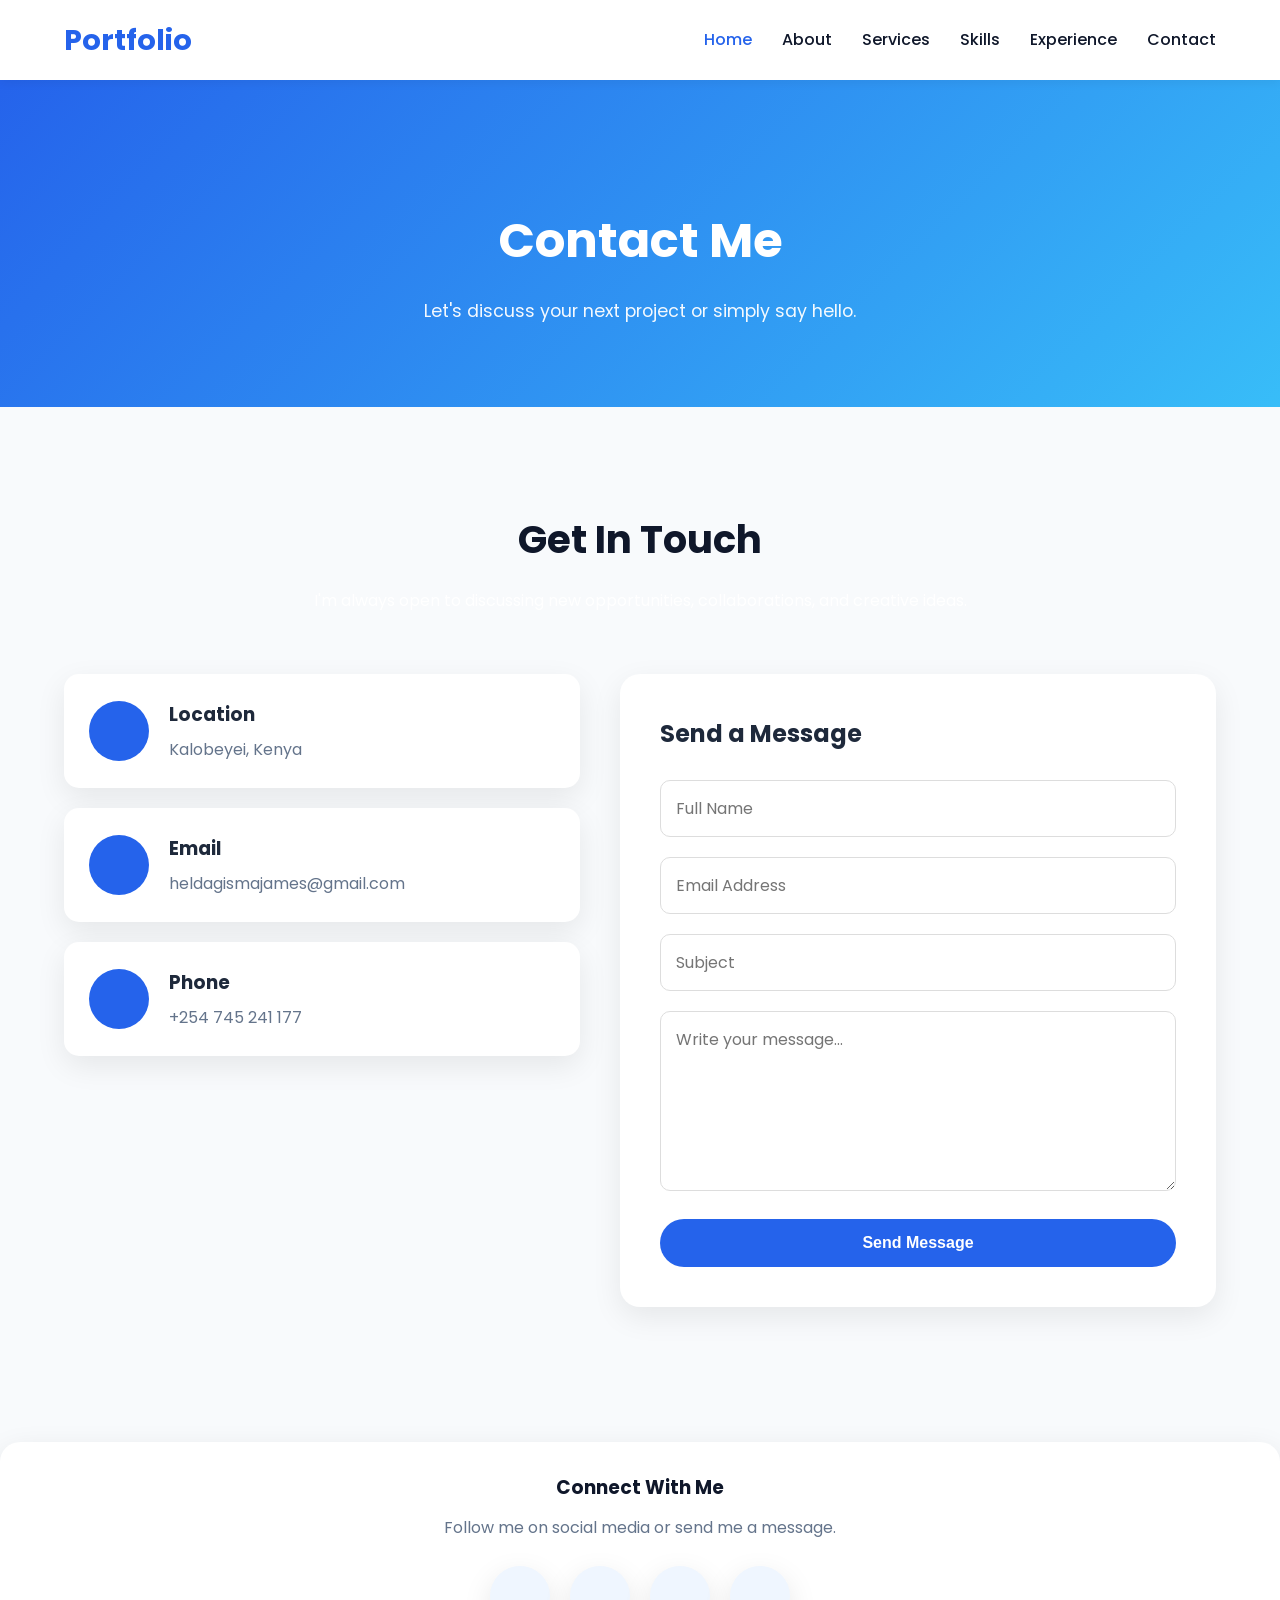
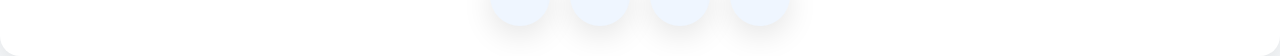
<file: contact.html>
<!DOCTYPE html>
<html lang="en">
<head>
    <meta charset="UTF-8">
    <meta name="viewport" content="width=device-width, initial-scale=1.0">
    <title>Document</title>
</head>
<body>
    <header>

    <div class="container">

        <nav class="navbar">

            <a href="home.html" class="logo">
                Portfolio
            </a>

            <ul class="nav-links">

                <li><a class="active" href="index.html">Home</a></li>

                <li><a href="about.html">About</a></li>

                <li><a href="services.html">Services</a></li>

                <li><a href="skills.html">Skills</a></li>

                <li><a href="experience.html">Experience</a></li>

                <li><a href="contact.html">Contact</a></li>

            </ul>

        </nav>

    </div>

</header>
<link rel="stylesheet" href="style.css">
<section class="page-banner">

    <div class="container">

        <h1>Contact Me</h1>

        <p>Let's discuss your next project or simply say hello.</p>

    </div>

</section>

<section class="contact">

    <div class="container">

        <div class="section-title">

            <h2>Get In Touch</h2>

            <p>
                I'm always open to discussing new opportunities,
                collaborations, and creative ideas.
            </p>

        </div>

        <div class="contact-container">

            <div class="contact-info">

                <div class="contact-card">

                    <i class="fas fa-location-dot"></i>

                    <div>

                        <h3>Location</h3>

                        <p>Kalobeyei, Kenya</p>

                    </div>

                </div>

                <div class="contact-card">

                    <i class="fas fa-envelope"></i>

                    <div>

                        <h3>Email</h3>

                        <p>heldagismajames@gmail.com</p>

                    </div>

                </div>

                <div class="contact-card">

                    <i class="fas fa-phone"></i>

                    <div>

                        <h3>Phone</h3>

                        <p>+254 745 241 177</p>

                    </div>

                </div>

            </div>

            <div class="contact-form">

                <h2>Send a Message</h2>

                <form action="https://formsubmit.co/heldagismajames@gmail.com" method="POST">

                    <input type="hidden" name="_captcha" value="false">

                    <input type="hidden" name="_subject" value="Portfolio Contact Form">

                    <div class="form-group">

                        <input type="text" name="name" placeholder="Full Name" required>

                    </div>

                    <div class="form-group">

                        <input type="email" name="email" placeholder="Email Address" required>

                    </div>

                    <div class="form-group">

                        <input type="text" name="subject" placeholder="Subject" required>

                    </div>

                    <div class="form-group">

                        <textarea name="message" placeholder="Write your message..." required></textarea>

                    </div>

                    <button type="submit" class="btn primary-btn">

                        <i class="fas fa-paper-plane"></i>

                        Send Message

                    </button>

                </form>

            </div>

        </div>

    </div>

</section>
<!-- Social Media -->

<div class="social-contact">

    <h3>Connect With Me</h3>

    <p>Follow me on social media or send me a message.</p>

    <div class="social-links">

        <a href="https://facebook.com/yourusername" target="_blank">
            <i class="fab fa-facebook-f"></i>
        </a>
        

        <a href="https://instagram.com/yourusername" target="_blank">
            <i class="fab fa-instagram"></i>
        </a>

        <a href="https://wa.me/254700000000" target="_blank">
            <i class="fab fa-whatsapp"></i>
        </a>

        <a href="https://linkedin.com/in/yourusername" target="_blank">
            <i class="fab fa-linkedin-in"></i>
        </a>

    </div>

</div>
</body>
</html>
</file>
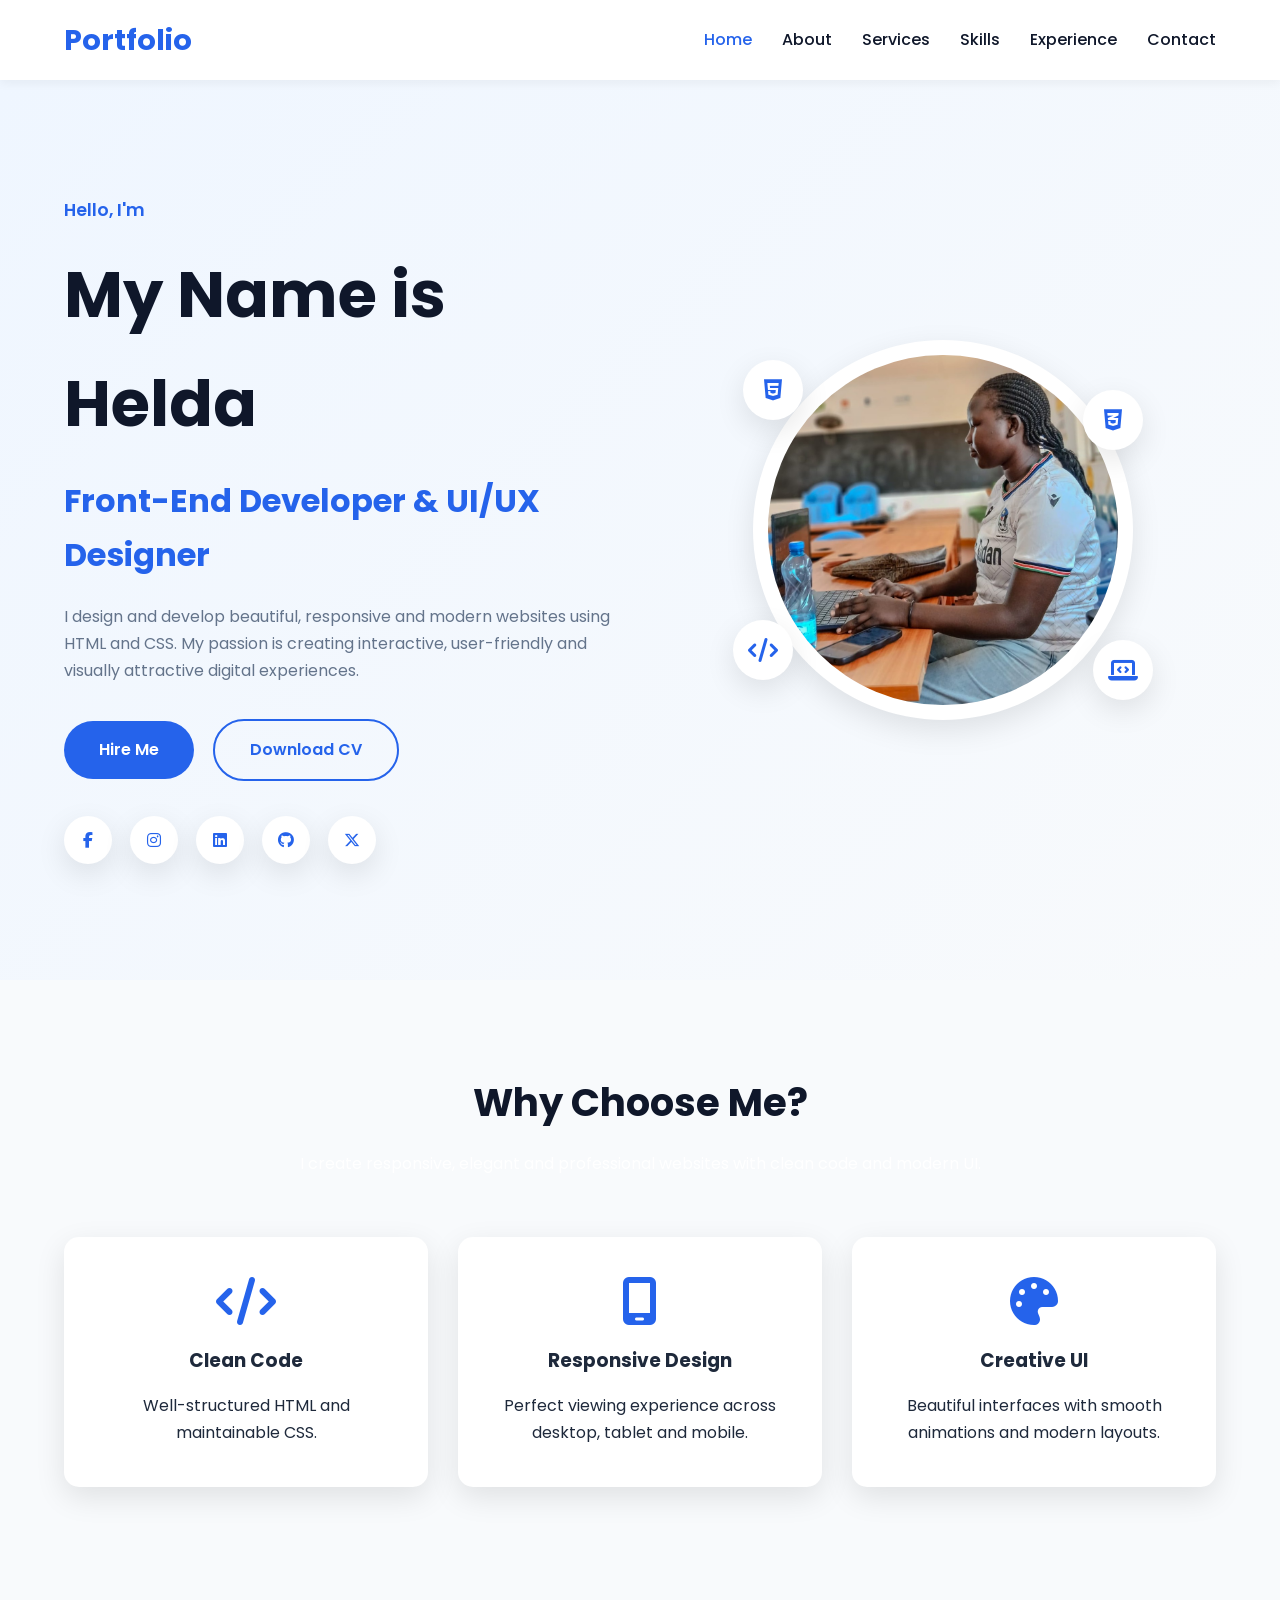
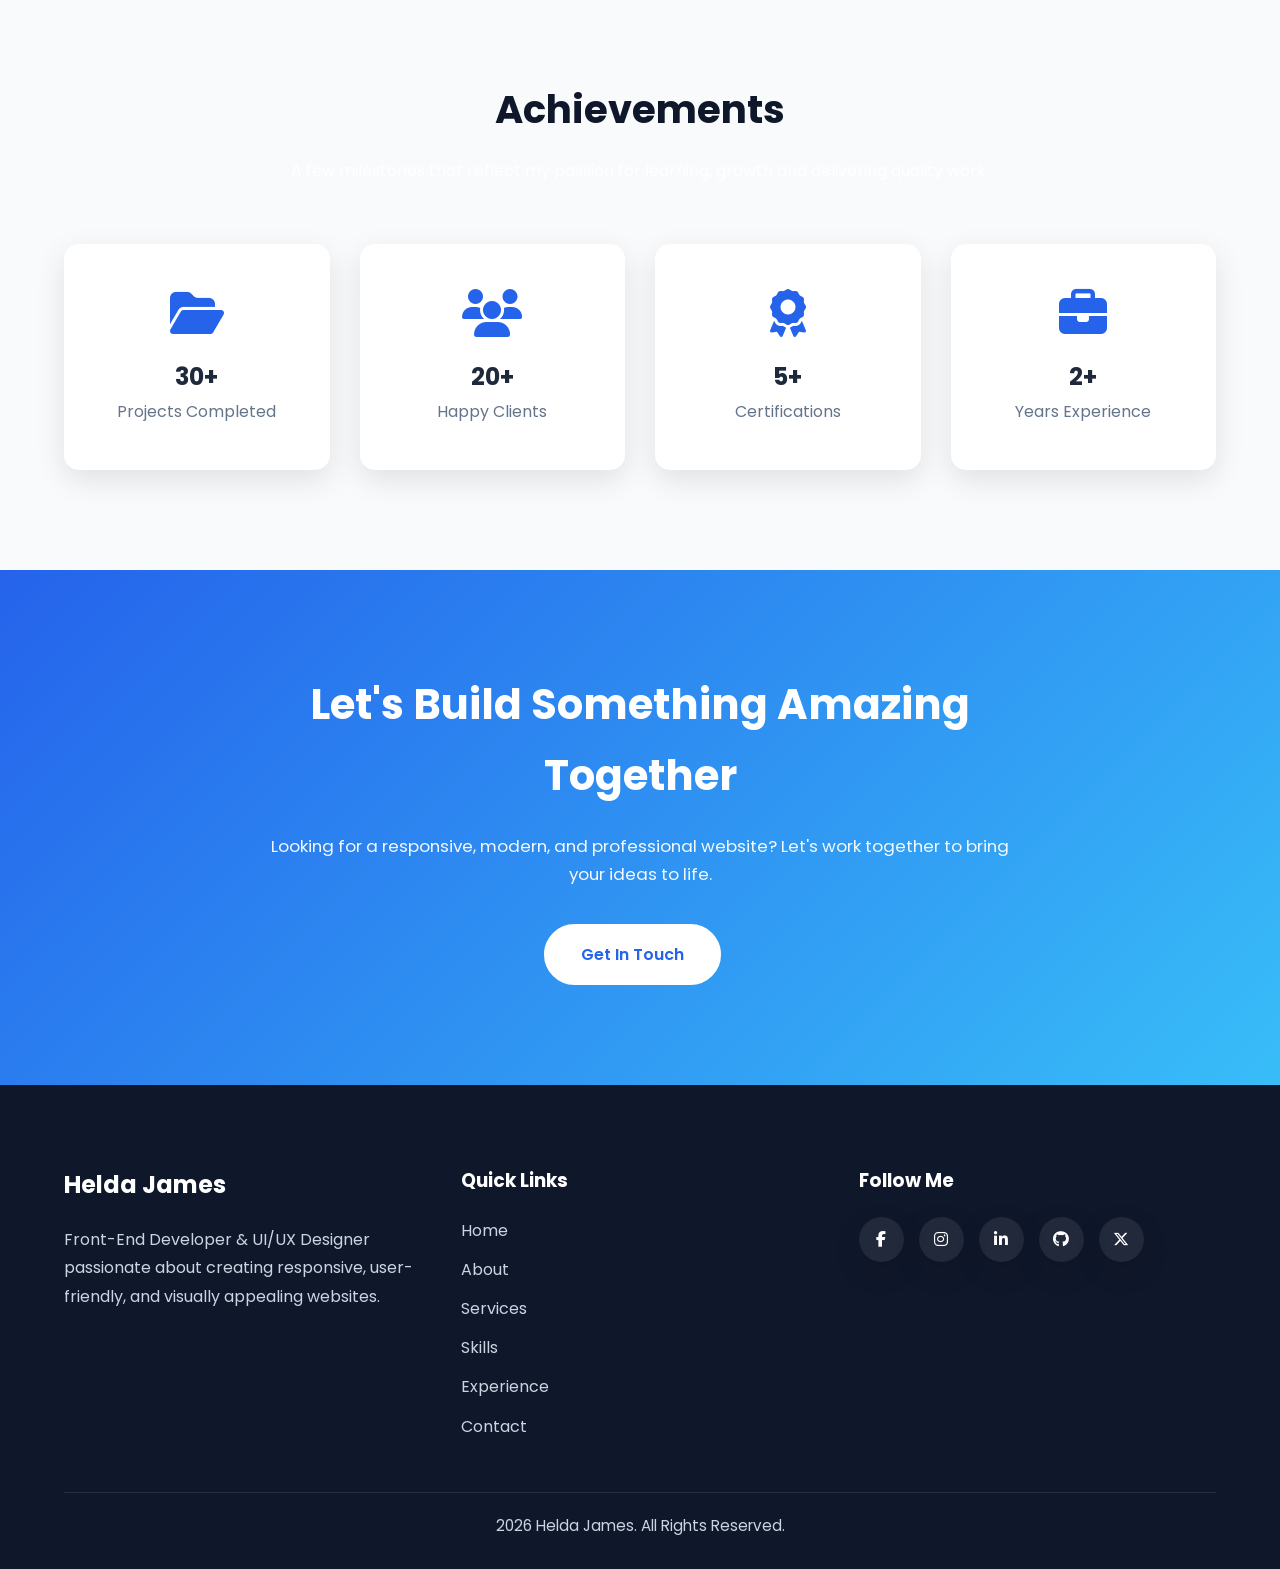
<file: home.html>
<!DOCTYPE html>
<html lang="en">
<head>
    <meta charset="UTF-8">
    <meta name="viewport" content="width=device-width, initial-scale=1.0">
    <title>My Portfolio | Home</title>

    <!-- Google Font -->
    <link href="https://fonts.googleapis.com/css2?family=Poppins:wght@300;400;500;600;700;800&display=swap" rel="stylesheet">

    <!-- Font Awesome -->
    <link rel="stylesheet"
          href="https://cdnjs.cloudflare.com/ajax/libs/font-awesome/6.6.0/css/all.min.css">

    <!-- Main CSS -->
    <link rel="stylesheet" href="style.css">
</head>

<body>

<!-- ================= HEADER ================= -->

<header>

    <div class="container">

        <nav class="navbar">

            <a href="home.html" class="logo">
                Portfolio
            </a>

            <ul class="nav-links">

                <li><a class="active" href="index.html">Home</a></li>

                <li><a href="about.html">About</a></li>

                <li><a href="services.html">Services</a></li>

                <li><a href="skills.html">Skills</a></li>

                <li><a href="experience.html">Experience</a></li>

                <li><a href="contact.html">Contact</a></li>

            </ul>

        </nav>

    </div>

</header>

<!-- ================= HERO SECTION ================= -->

<section class="hero">

    <div class="container hero-container">

        <!-- Left Side -->

        <div class="hero-text">

            <span class="subtitle">
                Hello, I'm
            </span>

            <h1>
                My Name is Helda
            </h1>

            <h2>
                Front-End Developer &
                UI/UX Designer
            </h2>

            <p>

                I design and develop beautiful,
                responsive and modern websites
                using HTML and CSS.

                My passion is creating interactive,
                user-friendly and visually attractive
                digital experiences.

            </p>

            <div class="hero-buttons">

                <a href="contact.html" class="btn primary-btn">

                    Hire Me

                </a>

                <a href="images/cv.pdf"
                   download
                   class="btn secondary-btn">

                    Download CV

                </a>

            </div>

            <!-- Social Media -->

            <div class="social-icons">

                <a href="#">
                    <i class="fab fa-facebook-f"></i>
                </a>

                <a href="#">
                    <i class="fab fa-instagram"></i>
                </a>

                <a href="#">
                    <i class="fab fa-linkedin"></i>
                </a>

                <a href="#">
                    <i class="fab fa-github"></i>
                </a>

                <a href="#">
                    <i class="fab fa-x-twitter"></i>
                </a>

            </div>

        </div>

        <!-- Right Side -->

        <div class="hero-image">

            <div class="image-box">

                <img src="./about pic.jpg"
                     alt="Profile Image">

                <div class="floating-icon html">

                    <i class="fab fa-html5"></i>

                </div>

                <div class="floating-icon css">

                    <i class="fab fa-css3-alt"></i>

                </div>

                <div class="floating-icon code">

                    <i class="fas fa-code"></i>

                </div>

                <div class="floating-icon laptop">

                    <i class="fas fa-laptop-code"></i>

                </div>

            </div>

        </div>

    </div>

</section>

<!-- ================= QUICK FEATURES ================= -->

<section class="features">

    <div class="container">

        <div class="section-title">

            <h2>Why Choose Me?</h2>

            <p>

                I create responsive,
                elegant and professional websites
                with clean code and modern UI.

            </p>

        </div>

        <div class="feature-container">

            <div class="feature-card">

                <i class="fas fa-code"></i>

                <h3>Clean Code</h3>

                <p>

                    Well-structured HTML
                    and maintainable CSS.

                </p>

            </div>

            <div class="feature-card">

                <i class="fas fa-mobile-screen"></i>

                <h3>Responsive Design</h3>

                <p>

                    Perfect viewing experience
                    across desktop,
                    tablet and mobile.

                </p>

            </div>

            <div class="feature-card">

                <i class="fas fa-palette"></i>

                <h3>Creative UI</h3>

                <p>

                    Beautiful interfaces
                    with smooth animations
                    and modern layouts.

                </p>

            </div>

        </div>

    </div>

</section>
<!-- ================= STATISTICS ================= -->

<section class="achievements">

    <div class="container">

        <div class="section-title">

            <h2>Achievements</h2>

            <p>
                A few milestones that reflect my passion for learning,
                growth and delivering quality work.
            </p>

        </div>

        <div class="achievement-grid">

            <div class="achievement-card">

                <i class="fas fa-folder-open"></i>

                <h2>30+</h2>

                <p>Projects Completed</p>

            </div>

            <div class="achievement-card">

                <i class="fas fa-users"></i>

                <h2>20+</h2>

                <p>Happy Clients</p>

            </div>

            <div class="achievement-card">

                <i class="fas fa-award"></i>

                <h2>5+</h2>

                <p>Certifications</p>

            </div>

            <div class="achievement-card">

                <i class="fas fa-briefcase"></i>

                <h2>2+</h2>

                <p>Years Experience</p>

            </div>

        </div>

    </div>

</section>

<!-- ================= CALL TO ACTION ================= -->

<section class="cta">

    <div class="container">

        <div class="cta-content">

            <h2>Let's Build Something Amazing Together</h2>

            <p>
                Looking for a responsive, modern, and professional website?
                Let's work together to bring your ideas to life.
            </p>

            <a href="contact.html" class="btn primary-btn">
                Get In Touch
            </a>

        </div>

    </div>

</section>

<!-- ================= FOOTER ================= -->

<footer>

    <div class="container">

        <div class="footer-content">

            <div class="footer-about">

                <h2>Helda James</h2>

                <p>
                    Front-End Developer & UI/UX Designer passionate about
                    creating responsive, user-friendly, and visually appealing
                    websites.
                </p>

            </div>

            <div class="footer-links">

                <h3>Quick Links</h3>

                <ul>

                    <li><a href="index.html">Home</a></li>

                    <li><a href="about.html">About</a></li>

                    <li><a href="services.html">Services</a></li>

                    <li><a href="skills.html">Skills</a></li>

                    <li><a href="experience.html">Experience</a></li>

                    <li><a href="contact.html">Contact</a></li>

                </ul>

            </div>

            <div class="footer-social">

                <h3>Follow Me</h3>

                <div class="social-icons">

                    <a href="#"><i class="fab fa-facebook-f"></i></a>

                    <a href="#"><i class="fab fa-instagram"></i></a>

                    <a href="#"><i class="fab fa-linkedin-in"></i></a>

                    <a href="#"><i class="fab fa-github"></i></a>

                    <a href="#"><i class="fab fa-x-twitter"></i></a>

                </div>

            </div>

        </div>

        <hr>

        <div class="copyright">

            <p>
                2026 Helda James. All Rights Reserved.
            </p>

        </div>

    </div>

</footer>

</body>
</html>
</file>
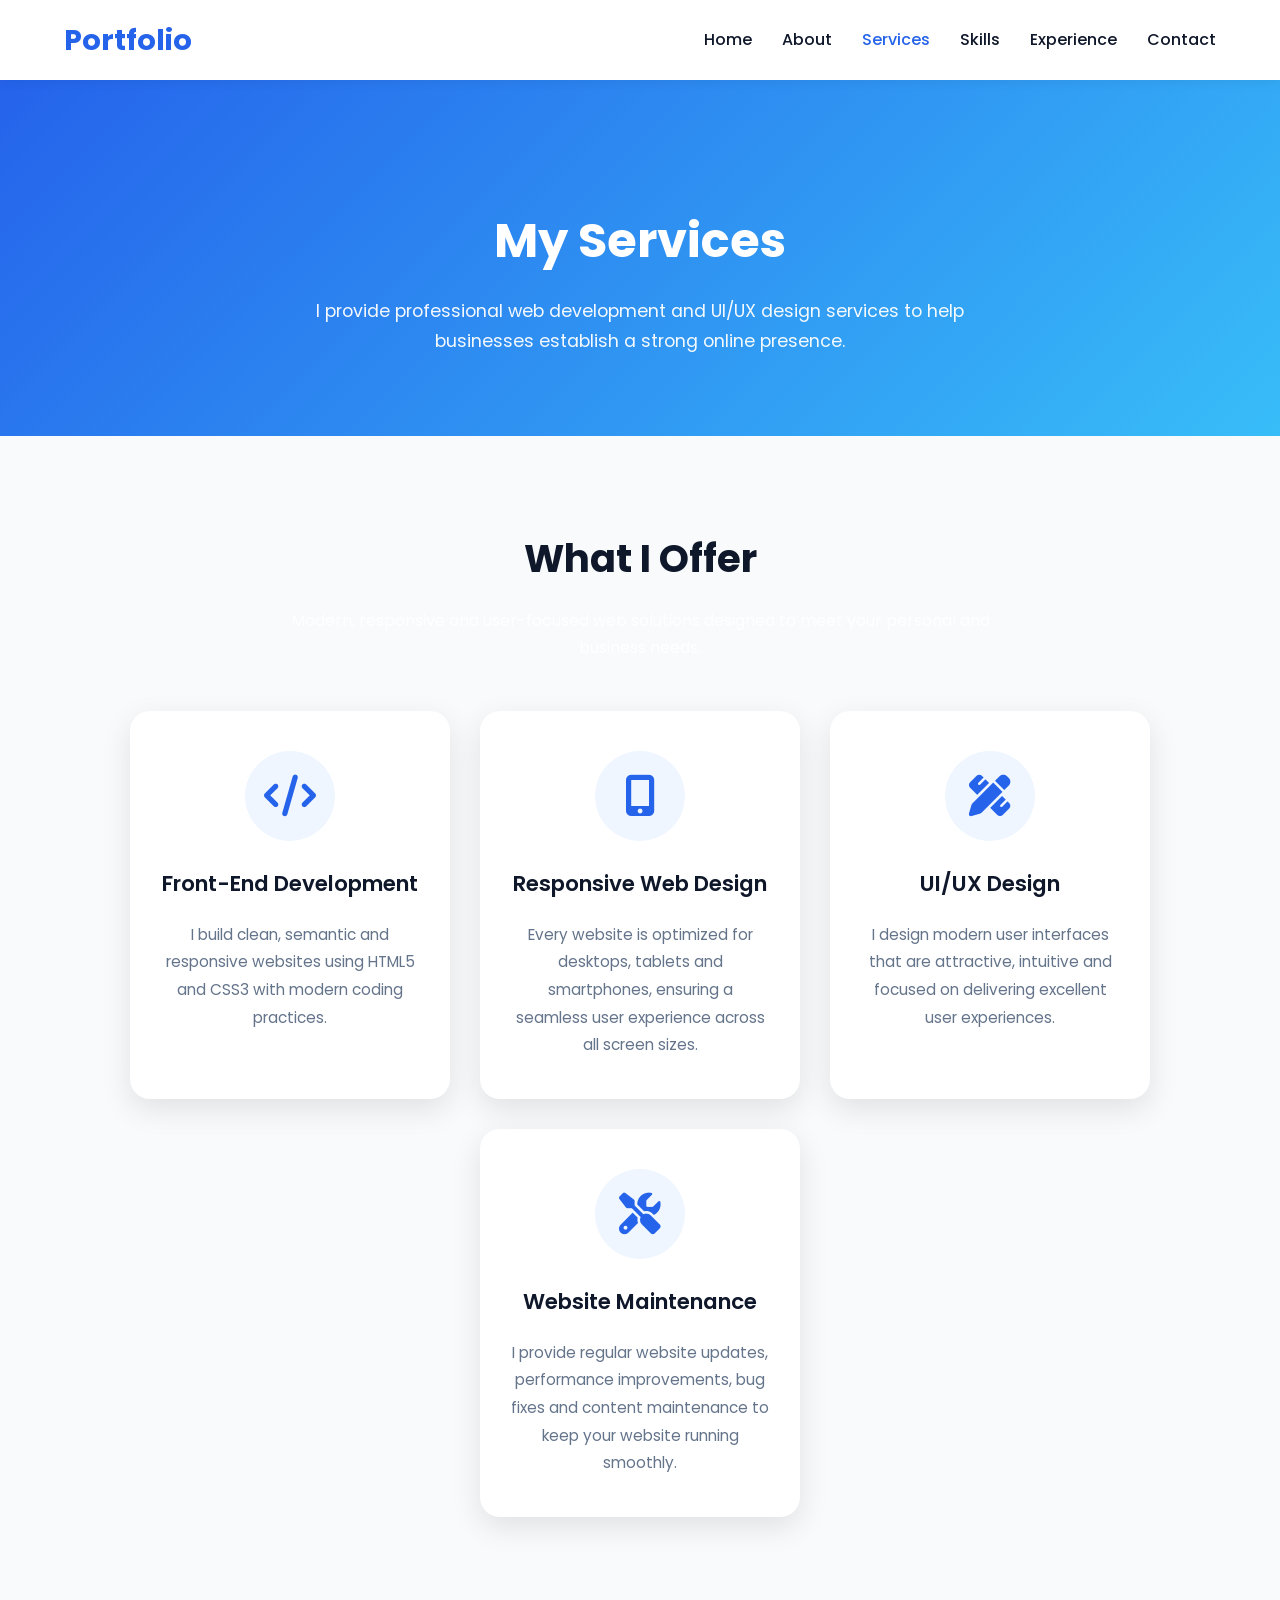
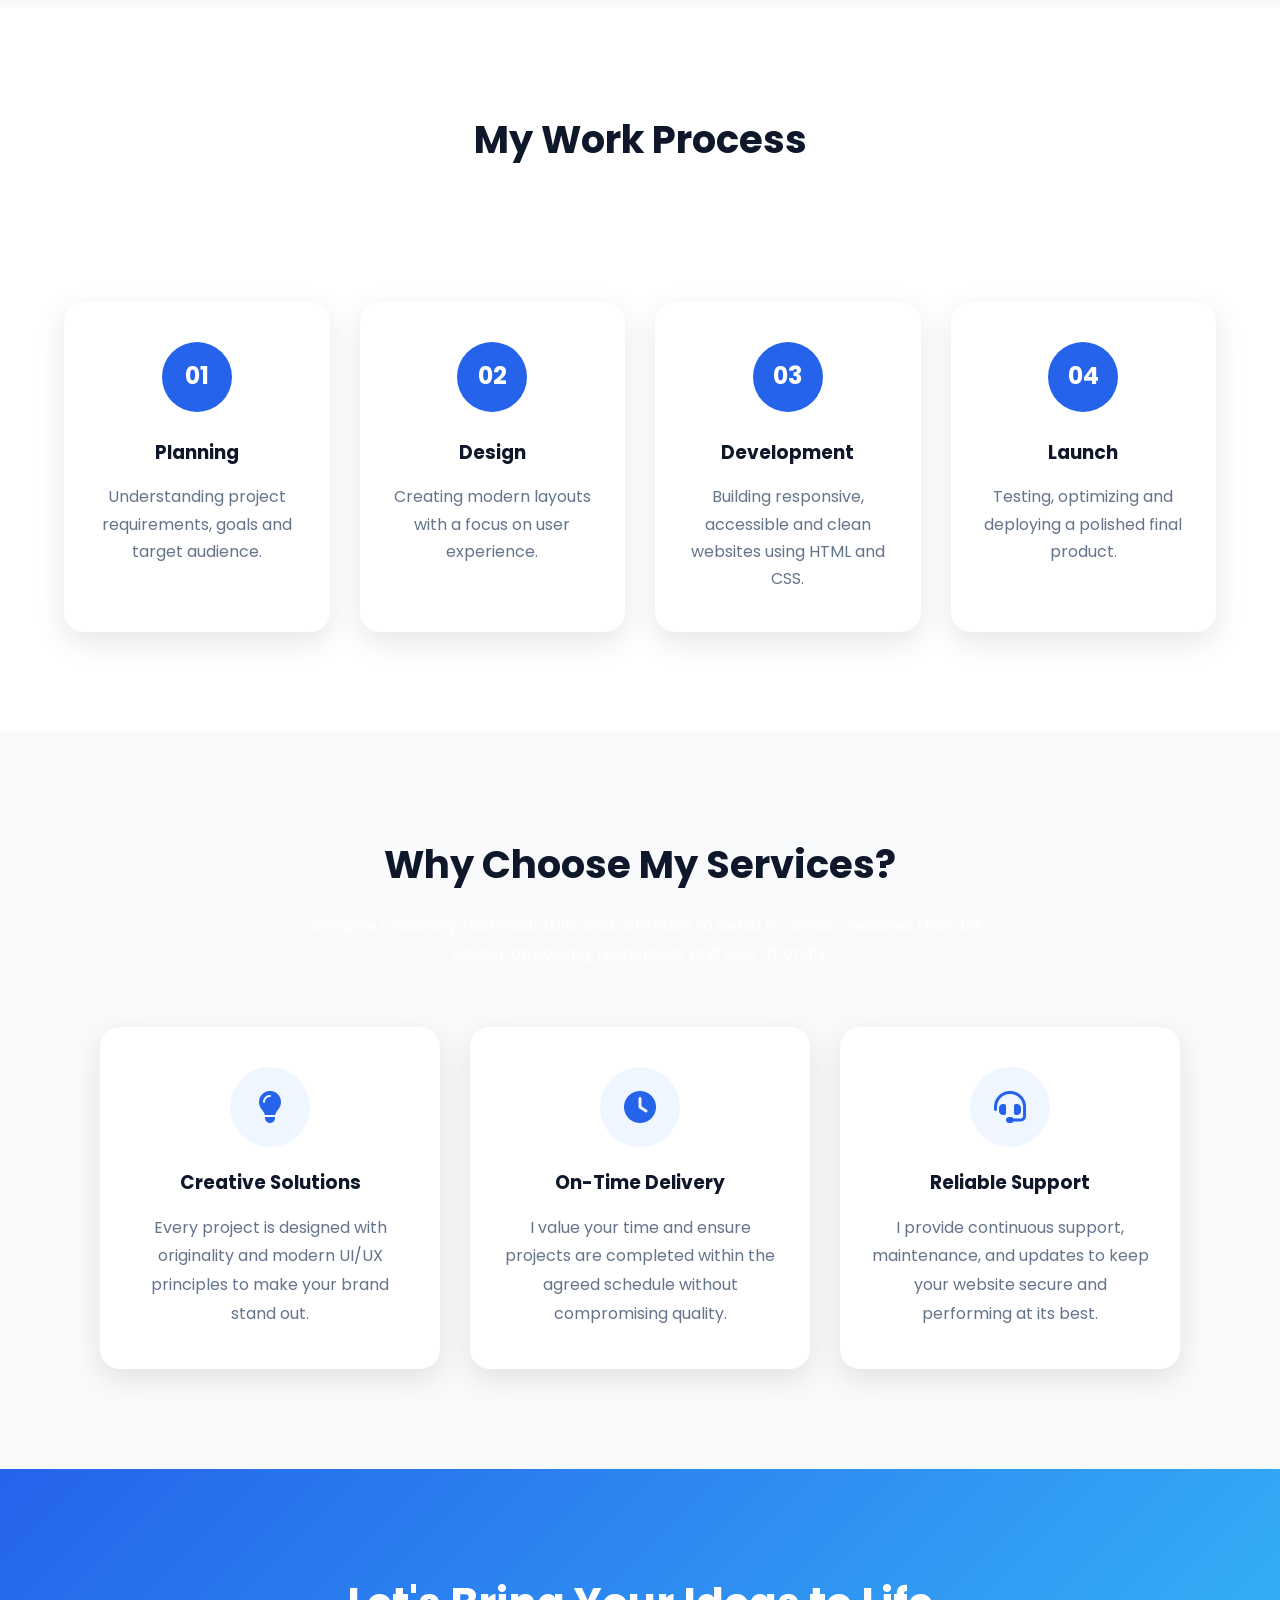
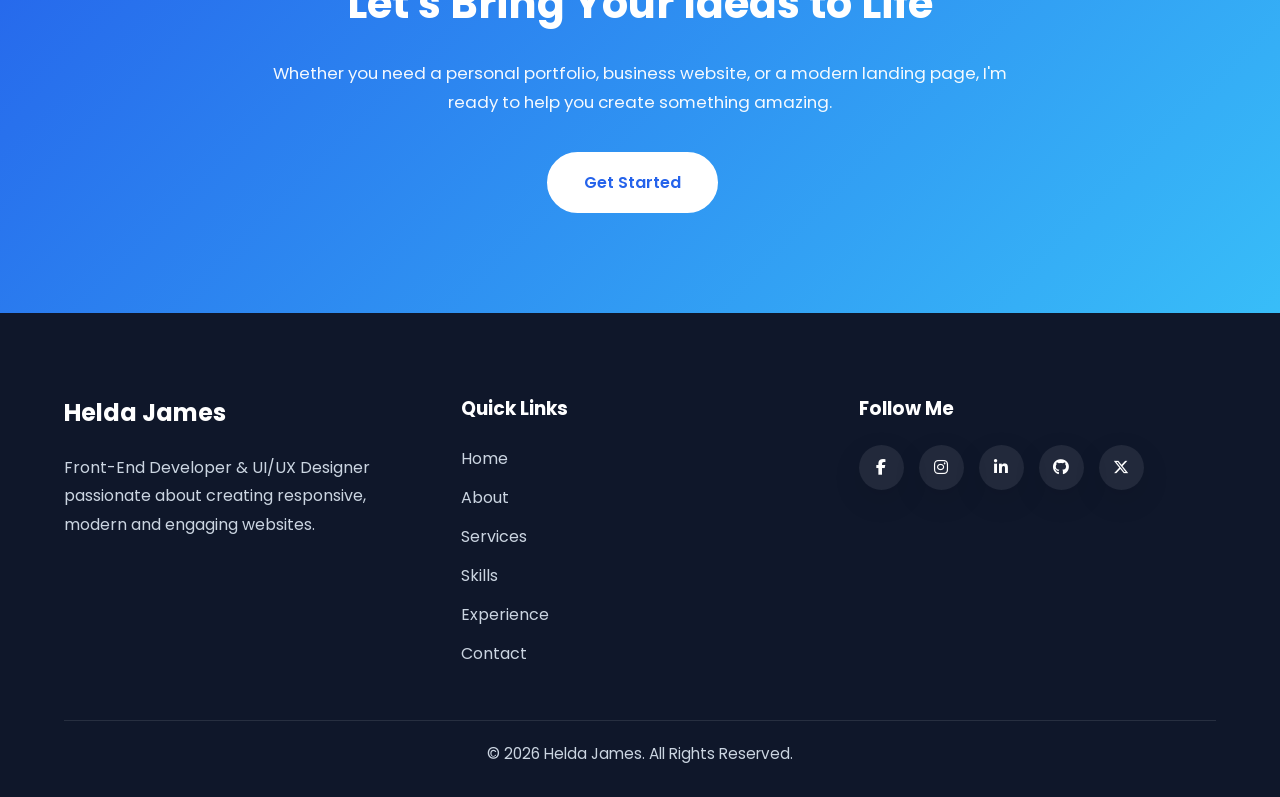
<file: services.html>
<!DOCTYPE html>
<html lang="en">

<head>

    <meta charset="UTF-8">

    <meta name="viewport" content="width=device-width, initial-scale=1.0">

    <title>Services | My Portfolio</title>

    <!-- Google Fonts -->

    <link rel="preconnect" href="https://fonts.googleapis.com">

    <link rel="preconnect" href="https://fonts.gstatic.com" crossorigin>

    <link href="https://fonts.googleapis.com/css2?family=Poppins:wght@300;400;500;600;700;800&display=swap"
          rel="stylesheet">

    <!-- Font Awesome -->

    <link rel="stylesheet"
          href="https://cdnjs.cloudflare.com/ajax/libs/font-awesome/6.6.0/css/all.min.css">

    <!-- Main CSS -->

    <link rel="stylesheet" href="style.css">

</head>

<body>

<!--==================== HEADER ====================-->

<header>

    <div class="container">

        <nav class="navbar">

            <a href="home.html" class="logo">

                Portfolio

            </a>

            <ul class="nav-links">

                <li><a href="home.html">Home</a></li>

                <li><a href="about.html">About</a></li>

                <li><a class="active" href="services.html">Services</a></li>

                <li><a href="skills.html">Skills</a></li>

                <li><a href="experience.html">Experience</a></li>

                <li><a href="contact.html">Contact</a></li>

            </ul>

        </nav>

    </div>

</header>

<!--==================== PAGE BANNER ====================-->

<section class="page-banner">

    <div class="container">

        <h1>My Services</h1>

        <p>

            I provide professional web development
            and UI/UX design services to help
            businesses establish a strong online presence.

        </p>

    </div>

</section>

<!--==================== SERVICES ====================-->

<section class="services">

    <div class="container">

        <div class="section-title">

            <h2>What I Offer</h2>

            <p>

                Modern, responsive and user-focused
                web solutions designed to meet
                your personal and business needs.

            </p>

        </div>

        <div class="services-grid">

            <!-- Card 1 -->

            <div class="service-card">

                <div class="service-icon">

                    <i class="fas fa-code"></i>

                </div>

                <h3>

                    Front-End Development

                </h3>

                <p>

                    I build clean, semantic and responsive
                    websites using HTML5 and CSS3 with
                    modern coding practices.

                </p>

            </div>

            <!-- Card 2 -->

            <div class="service-card">

                <div class="service-icon">

                    <i class="fas fa-mobile-screen-button"></i>

                </div>

                <h3>

                    Responsive Web Design

                </h3>

                <p>

                    Every website is optimized for
                    desktops, tablets and smartphones,
                    ensuring a seamless user experience
                    across all screen sizes.

                </p>

            </div>

            <!-- Card 3 -->

            <div class="service-card">

                <div class="service-icon">

                    <i class="fas fa-pen-ruler"></i>

                </div>

                <h3>

                    UI/UX Design

                </h3>

                <p>

                    I design modern user interfaces that
                    are attractive, intuitive and focused
                    on delivering excellent user experiences.

                </p>

            </div>

            <!-- Card 4 -->

            <div class="service-card">

                <div class="service-icon">

                    <i class="fas fa-screwdriver-wrench"></i>

                </div>

                <h3>

                    Website Maintenance

                </h3>

                <p>

                    I provide regular website updates,
                    performance improvements,
                    bug fixes and content maintenance
                    to keep your website running smoothly.

                </p>

            </div>

        </div>

    </div>

</section>

<!--==================== MY WORK PROCESS ====================-->

<section class="process">

    <div class="container">

        <div class="section-title">

            <h2>

                My Work Process

            </h2>

            <p>

                A simple yet effective workflow
                that ensures every project
                is delivered with quality and professionalism.

            </p>

        </div>

        <div class="process-grid">

            <div class="process-card">

                <span>01</span>

                <h3>Planning</h3>

                <p>

                    Understanding project requirements,
                    goals and target audience.

                </p>

            </div>

            <div class="process-card">

                <span>02</span>

                <h3>Design</h3>

                <p>

                    Creating modern layouts
                    with a focus on user experience.

                </p>

            </div>

            <div class="process-card">

                <span>03</span>

                <h3>Development</h3>

                <p>

                    Building responsive,
                    accessible and clean websites
                    using HTML and CSS.

                </p>

            </div>

            <div class="process-card">

                <span>04</span>

                <h3>Launch</h3>

                <p>

                    Testing, optimizing and deploying
                    a polished final product.

                </p>

            </div>

        </div>

    </div>

</section>
<!--==================== WHY CHOOSE MY SERVICES ====================-->

<section class="why-services">

    <div class="container">

        <div class="section-title">

            <h2>Why Choose My Services?</h2>

            <p>
                I combine creativity, technical skills, and attention to detail
                to deliver websites that are visually appealing, responsive,
                and user-friendly.
            </p>

        </div>

        <div class="why-grid">

            <div class="why-card">

                <i class="fas fa-lightbulb"></i>

                <h3>Creative Solutions</h3>

                <p>
                    Every project is designed with originality and modern UI/UX
                    principles to make your brand stand out.
                </p>

            </div>

            <div class="why-card">

                <i class="fas fa-clock"></i>

                <h3>On-Time Delivery</h3>

                <p>
                    I value your time and ensure projects are completed within
                    the agreed schedule without compromising quality.
                </p>

            </div>

            <div class="why-card">

                <i class="fas fa-headset"></i>

                <h3>Reliable Support</h3>

                <p>
                    I provide continuous support, maintenance, and updates to
                    keep your website secure and performing at its best.
                </p>

            </div>

        </div>

    </div>

</section>

<!--==================== CALL TO ACTION ====================-->

<section class="cta">

    <div class="container">

        <div class="cta-content">

            <h2>Let's Bring Your Ideas to Life</h2>

            <p>
                Whether you need a personal portfolio, business website, or a
                modern landing page, I'm ready to help you create something
                amazing.
            </p>

            <a href="contact.html" class="btn primary-btn">

                Get Started

            </a>

        </div>

    </div>

</section>

<!--==================== FOOTER ====================-->

<footer>

    <div class="container">

        <div class="footer-content">

            <div class="footer-about">

                <h2>Helda James</h2>

                <p>
                    Front-End Developer & UI/UX Designer passionate about
                    creating responsive, modern and engaging websites.
                </p>

            </div>

            <div class="footer-links">

                <h3>Quick Links</h3>

                <ul>

                    <li><a href="index.html">Home</a></li>

                    <li><a href="about.html">About</a></li>

                    <li><a href="services.html">Services</a></li>

                    <li><a href="skills.html">Skills</a></li>

                    <li><a href="experience.html">Experience</a></li>

                    <li><a href="contact.html">Contact</a></li>

                </ul>

            </div>

            <div class="footer-social">

                <h3>Follow Me</h3>

                <div class="social-icons">

                    <a href="#"><i class="fab fa-facebook-f"></i></a>

                    <a href="#"><i class="fab fa-instagram"></i></a>

                    <a href="#"><i class="fab fa-linkedin-in"></i></a>

                    <a href="#"><i class="fab fa-github"></i></a>

                    <a href="#"><i class="fab fa-x-twitter"></i></a>

                </div>

            </div>

        </div>

        <hr>

        <div class="copyright">

            <p>
                &copy; 2026 Helda James. All Rights Reserved.
            </p>

        </div>

    </div>

</footer>

</body>
</html>
</file>
<file: style.css>
/*==================================================
  GOOGLE FONT
==================================================*/

@import url('https://fonts.googleapis.com/css2?family=Poppins:wght@300;400;500;600;700;800&display=swap');

/*==================================================
CSS VARIABLES
==================================================*/

:root{

    --primary:#2563EB;
    --secondary:#0F172A;
    --accent:#38BDF8;

    --white:#ffffff;
    --light:#F8FAFC;
    --gray:#64748B;
    --dark:#1E293B;

    --shadow:0 10px 30px rgba(0,0,0,.10);

    --radius:15px;

    --transition:.4s ease;

}

/*==================================================
RESET
==================================================*/

*{

    margin:0;
    padding:0;
    box-sizing:border-box;

}

html{

    scroll-behavior:smooth;

}

body{

    font-family:'Poppins',sans-serif;

    background:var(--light);

    color:var(--dark);

    line-height:1.7;

}

/*==================================================
GENERAL
==================================================*/

.container{

    width:90%;

    max-width:1200px;

    margin:auto;

}

section{

    padding:90px 0;

}

img{

    width:100%;

    display:block;

}

a{

    text-decoration:none;

}

ul{

    list-style:none;

}

.section-title{

    text-align:center;

    margin-bottom:60px;

}

.section-title h2{

    font-size:2.4rem;

    color:var(--secondary);

    margin-bottom:15px;

}

.section-title p{

    color:var(--gray);

    max-width:700px;

    margin:auto;

}

/*==================================================
BUTTONS
==================================================*/

.btn{

    display:inline-block;

    padding:15px 35px;

    border-radius:50px;

    transition:var(--transition);

    font-weight:600;

    margin-right:15px;

}

.primary-btn{

    background:var(--primary);

    color:#fff;

}

.primary-btn:hover{

    background:var(--accent);

    transform:translateY(-5px);

    box-shadow:var(--shadow);

}

.secondary-btn{

    border:2px solid var(--primary);

    color:var(--primary);

}

.secondary-btn:hover{

    background:var(--primary);

    color:#fff;

    transform:translateY(-5px);

}

/*==================================================
HEADER
==================================================*/

header{

    width:100%;

    background:#fff;

    position:sticky;

    top:0;

    z-index:1000;

    box-shadow:0 3px 10px rgba(0,0,0,.05);

}

.navbar{

    display:flex;

    justify-content:space-between;

    align-items:center;

    min-height:80px;

}

.logo{

    font-size:1.8rem;

    font-weight:700;

    color:var(--primary);

}

.nav-links{

    display:flex;

    gap:30px;

}

.nav-links a{

    color:var(--secondary);

    font-weight:500;

    transition:var(--transition);

}

.nav-links a:hover,

.nav-links .active{

    color:var(--primary);

}

/*==================================================
HERO
==================================================*/

.hero{

    min-height:100vh;

    display:flex;

    align-items:center;

    background:linear-gradient(135deg,#EFF6FF,#F8FAFC);

}

.hero-container{

    display:flex;

    justify-content:space-between;

    align-items:center;

    gap:60px;

    flex-wrap:wrap;

}

.hero-text{

    flex:1;

}

.subtitle{

    color:var(--primary);

    font-size:1.1rem;

    font-weight:600;

}

.hero-text h1{

    font-size:4rem;

    margin:15px 0;

    color:var(--secondary);

}

.hero-text h2{

    font-size:2rem;

    color:var(--primary);

    margin-bottom:20px;

}

.hero-text p{

    color:var(--gray);

    margin-bottom:35px;

    max-width:600px;

}

.hero-buttons{

    margin-bottom:35px;

}

/*==================================================
PROFILE IMAGE
==================================================*/

.hero-image{

    flex:1;

    display:flex;

    justify-content:center;

}

.image-box{

    width:380px;

    height:380px;

    border-radius:50%;

    background:#fff;

    display:flex;

    justify-content:center;

    align-items:center;

    position:relative;

    box-shadow:var(--shadow);

    animation:float 4s ease-in-out infinite;

}

.image-box img{

    width:92%;

    height:92%;

    object-fit:cover;

    border-radius:50%;

}

/*==================================================
FLOATING ICONS
==================================================*/

.floating-icon{

    position:absolute;

    width:60px;

    height:60px;

    border-radius:50%;

    background:#fff;

    display:flex;

    justify-content:center;

    align-items:center;

    font-size:1.5rem;

    color:var(--primary);

    box-shadow:var(--shadow);

    animation:floatIcon 3s ease-in-out infinite;

}

.html{

    top:20px;

    left:-10px;

}

.css{

    top:50px;

    right:-10px;

}

.code{

    bottom:40px;

    left:-20px;

}

.laptop{

    bottom:20px;

    right:-20px;

}

/*==================================================
SOCIAL ICONS
==================================================*/

.social-icons{

    display:flex;

    gap:18px;

}

.social-icons a{

    width:48px;

    height:48px;

    border-radius:50%;

    background:#fff;

    display:flex;

    justify-content:center;

    align-items:center;

    color:var(--primary);

    box-shadow:var(--shadow);

    transition:var(--transition);

}

.social-icons a:hover{

    background:var(--primary);

    color:#fff;

    transform:translateY(-8px);

}

/*==================================================
FEATURE CARDS
==================================================*/

.feature-container{

    display:flex;

    justify-content:center;

    gap:30px;

    flex-wrap:wrap;

}

.feature-card{

    flex:1 1 300px;

    background:#fff;

    padding:40px;

    border-radius:var(--radius);

    text-align:center;

    transition:var(--transition);

    box-shadow:var(--shadow);

}

.feature-card:hover{

    transform:translateY(-12px);

}

.feature-card i{

    font-size:3rem;

    color:var(--primary);

    margin-bottom:20px;

}

.feature-card h3{

    margin-bottom:15px;

}

/*==================================================
ANIMATIONS
==================================================*/

@keyframes float{

    0%{

        transform:translateY(0);

    }

    50%{

        transform:translateY(-20px);

    }

    100%{

        transform:translateY(0);

    }

}

@keyframes floatIcon{

    0%{

        transform:translateY(0);

    }

    50%{

        transform:translateY(-10px);

    }

    100%{

        transform:translateY(0);

    }

}

@keyframes fadeIn{

    from{

        opacity:0;

        transform:translateY(30px);

    }

    to{

        opacity:1;

        transform:translateY(0);

    }

}

.hero-text,
.hero-image{

    animation:fadeIn 1.2s ease;

}
/*==================================================
PAGE BANNER
==================================================*/

.page-banner{

    background:linear-gradient(135deg,#2563EB,#38BDF8);

    color:#fff;

    text-align:center;

    padding:120px 0 80px;

}

.page-banner h1{

    font-size:3rem;

    margin-bottom:15px;

    font-weight:700;

}

.page-banner p{

    max-width:700px;

    margin:auto;

    opacity:.95;

    font-size:1.1rem;

}

/*==================================================
ABOUT SECTION
==================================================*/

.about{

    background:#EFF6FF;

}

.about-container{

    display:flex;

    justify-content:space-between;

    align-items:center;

    gap:70px;

    flex-wrap:wrap;

}

.about-image{

    flex:1;

    display:flex;

    justify-content:center;

}

.about-image img{

    width:  15 0px;

    height: 200px;px;

    object-fit:cover;

    border-radius:25px;

    box-shadow:var(--shadow);

    transition:var(--transition);

}

.about-image img:hover{

    transform:scale(1.04);

}

.about-content{

    flex:1;

}

.about-content h2{

    font-size:2.4rem;

    color:var(--secondary);

    margin-bottom:20px;

}

.about-content h3{

    color:var(--primary);

    margin-top:35px;

    margin-bottom:15px;

}

.about-content p{

    color:var(--gray);

    margin-bottom:18px;

    text-align:justify;

}

.about-content .btn{

    margin-top:25px;

}

/*==================================================
PERSONAL INFORMATION
==================================================*/

.personal-info{

    background:var(--light);

}

.info-grid{

    display:flex;

    gap:30px;

    flex-wrap:wrap;

    justify-content:center;

}

.info-card{

    flex:1 1 230px;

    background:#fff;

    padding:35px 25px;

    border-radius:var(--radius);

    text-align:center;

    box-shadow:var(--shadow);

    transition:var(--transition);

}

.info-card:hover{

    transform:translateY(-10px);

}

.info-card i{

    width:75px;

    height:75px;

    margin:auto;

    border-radius:50%;

    background:#EFF6FF;

    color:var(--primary);

    display:flex;

    justify-content:center;

    align-items:center;

    font-size:1.8rem;

    margin-bottom:20px;

}

.info-card h4{

    color:var(--secondary);

    margin-bottom:10px;

}

.info-card p{

    color:var(--gray);

}

/*==================================================
ABOUT ANIMATIONS
==================================================*/

.about-image{

    animation:fadeIn 1s ease;

}

.about-content{

    animation:fadeIn 1.3s ease;

}

.info-card{

    animation:fadeIn 1.2s ease;

}

/*==================================================
SECTION SPACING
==================================================*/

.about,
.personal-info{

    padding:100px 0;

}
/*==================================================
EDUCATION SECTION
==================================================*/

.education{

    background:#ffffff;

}

.education .section-title{

    margin-bottom:60px;

}

.education-card{

    display:flex;

    align-items:flex-start;

    gap:30px;

    background:#ffffff;

    padding:35px;

    border-radius:var(--radius);

    margin-bottom:30px;

    box-shadow:var(--shadow);

    transition:var(--transition);

    border-left:6px solid var(--primary);

}

.education-card:hover{

    transform:translateY(-10px);

}

.education-card i{

    width:75px;

    height:75px;

    background:#EFF6FF;

    color:var(--primary);

    display:flex;

    justify-content:center;

    align-items:center;

    border-radius:50%;

    font-size:2rem;

    flex-shrink:0;

}

.education-card h3{

    color:var(--secondary);

    margin-bottom:8px;

}

.education-card h4{

    color:var(--primary);

    margin-bottom:8px;

    font-weight:600;

}

.education-card span{

    display:inline-block;

    margin-bottom:15px;

    color:var(--gray);

    font-size:.95rem;

    font-weight:500;

}

.education-card p{

    color:var(--gray);

    text-align:justify;

}

/*==================================================
ACHIEVEMENTS
==================================================*/

.achievements{

    background:var(--light);

}

.achievement-grid{

    display:flex;

    justify-content:center;

    gap:30px;

    flex-wrap:wrap;

}

.achievement-card{

    flex:1 1 250px;

    background:#ffffff;

    text-align:center;

    padding:45px 30px;

    border-radius:var(--radius);

    box-shadow:var(--shadow);

    transition:var(--transition);

}

.achievement-card:hover{

    transform:translateY(-12px);

}

.achievement-card i{

    font-size:3rem;

    color:var(--primary);

    margin-bottom:20px;

}

.achievement-card h3{

    font-size:2.3rem;

    color:var(--secondary);

    margin-bottom:12px;

}

.achievement-card p{

    color:var(--gray);

}

/*==================================================
CAREER HIGHLIGHTS
==================================================*/

.career-highlights{

    background:#ffffff;

}

.highlight-grid{

    display:flex;

    justify-content:center;

    gap:30px;

    flex-wrap:wrap;

}

.highlight-card{

    flex:1 1 250px;

    background:#ffffff;

    text-align:center;

    padding:40px;

    border-radius:var(--radius);

    box-shadow:var(--shadow);

    transition:var(--transition);

}

.highlight-card:hover{

    transform:translateY(-10px);

}

.highlight-card i{

    font-size:3rem;

    color:var(--primary);

    margin-bottom:20px;

}

.highlight-card h3{

    font-size:2.2rem;

    margin-bottom:12px;

    color:var(--secondary);

}

.highlight-card p{

    color:var(--gray);

}

/*==================================================
COMMON CARD EFFECT
==================================================*/

.education-card,
.achievement-card,
.highlight-card{

    cursor:pointer;

}

.education-card:hover,
.achievement-card:hover,
.highlight-card:hover{

    box-shadow:0 20px 40px rgba(37,99,235,.15);

}

/*==================================================
FADE ANIMATION
==================================================*/

.education-card{

    animation:fadeIn 1s ease;

}

.achievement-card{

    animation:fadeIn 1.2s ease;

}

.highlight-card{

    animation:fadeIn 1.4s ease;

}

/*==================================================
SECTION SPACING
==================================================*/

.education,
.achievements,
.career-highlights{

    padding:100px 0;

}
/*==================================================
SERVICES SECTION
==================================================*/

.services{

    background:var(--light);

}

.services-grid{

    display:flex;

    flex-wrap:wrap;

    justify-content:center;

    gap:30px;

    margin-top:50px;

}

/*==================================================
SERVICE CARD
==================================================*/

.service-card{

    flex:1 1 280px;

    max-width:320px;

    background:#ffffff;

    border-radius:20px;

    padding:40px 30px;

    text-align:center;

    box-shadow:var(--shadow);

    transition:var(--transition);

    position:relative;

    overflow:hidden;

}

.service-card::before{

    content:"";

    position:absolute;

    top:0;

    left:-100%;

    width:100%;

    height:5px;

    background:linear-gradient(90deg,var(--primary),var(--accent));

    transition:.6s;

}

.service-card:hover::before{

    left:0;

}

.service-card:hover{

    transform:translateY(-12px);

    box-shadow:0 20px 45px rgba(37,99,235,.18);

}

/*==================================================
SERVICE ICON
==================================================*/

.service-icon{

    width:90px;

    height:90px;

    margin:0 auto 25px;

    border-radius:50%;

    background:#EFF6FF;

    display:flex;

    justify-content:center;

    align-items:center;

    transition:var(--transition);

}

.service-icon i{

    font-size:2.6rem;

    color:var(--primary);

    transition:var(--transition);

}

.service-card:hover .service-icon{

    background:var(--primary);

    transform:rotate(10deg) scale(1.08);

}

.service-card:hover .service-icon i{

    color:#ffffff;

}

/*==================================================
SERVICE TEXT
==================================================*/

.service-card h3{

    color:var(--secondary);

    font-size:1.35rem;

    margin-bottom:18px;

    font-weight:600;

}

.service-card p{

    color:var(--gray);

    font-size:.96rem;

    line-height:1.8;

}

/*==================================================
SERVICE CARD ANIMATION
==================================================*/

.service-card{

    animation:fadeIn 1s ease;

}

/*==================================================
SERVICE GRID RESPONSIVE SPACING
==================================================*/

.services .section-title{

    margin-bottom:20px;

}
/*==================================================
WORK PROCESS SECTION
==================================================*/

.process{

    background:#ffffff;

}

.process-grid{

    display:flex;

    flex-wrap:wrap;

    justify-content:center;

    gap:30px;

    margin-top:50px;

}

.process-card{

    flex:1 1 240px;

    max-width:280px;

    background:#ffffff;

    padding:40px 30px;

    text-align:center;

    border-radius:20px;

    box-shadow:var(--shadow);

    position:relative;

    transition:var(--transition);

    overflow:hidden;

}

.process-card:hover{

    transform:translateY(-12px);

    box-shadow:0 20px 45px rgba(37,99,235,.18);

}

.process-card span{

    display:inline-flex;

    justify-content:center;

    align-items:center;

    width:70px;

    height:70px;

    border-radius:50%;

    background:var(--primary);

    color:#ffffff;

    font-size:1.5rem;

    font-weight:700;

    margin-bottom:25px;

}

.process-card h3{

    color:var(--secondary);

    margin-bottom:15px;

}

.process-card p{

    color:var(--gray);

}

/*==================================================
WHY CHOOSE MY SERVICES
==================================================*/

.why-services{

    background:var(--light);

}

.why-grid{

    display:flex;

    flex-wrap:wrap;

    justify-content:center;

    gap:30px;

    margin-top:50px;

}

.why-card{

    flex:1 1 280px;

    max-width:340px;

    background:#ffffff;

    text-align:center;

    padding:40px 30px;

    border-radius:20px;

    box-shadow:var(--shadow);

    transition:var(--transition);

}

.why-card:hover{

    transform:translateY(-10px);

    box-shadow:0 20px 40px rgba(37,99,235,.18);

}

.why-card i{

    width:80px;

    height:80px;

    margin:0 auto 20px;

    border-radius:50%;

    background:#EFF6FF;

    display:flex;

    justify-content:center;

    align-items:center;

    font-size:2rem;

    color:var(--primary);

    transition:var(--transition);

}

.why-card:hover i{

    background:var(--primary);

    color:#ffffff;

    transform:scale(1.1);

}

.why-card h3{

    color:var(--secondary);

    margin-bottom:15px;

}

.why-card p{

    color:var(--gray);

    line-height:1.8;

}

/*==================================================
SECTION ANIMATIONS
==================================================*/

.process-card{

    animation:fadeIn 1s ease;

}

.why-card{

    animation:fadeIn 1.2s ease;

}

/*==================================================
COMMON SECTION SPACING
==================================================*/

.process,
.why-services{

    padding:100px 0;

}
/*==================================================
SKILLS SECTION
==================================================*/

.skills{

    background:#ffffff;

}

.skills-container{

    max-width:850px;

    margin:50px auto 0;

}

.skill{

    margin-bottom:30px;

}

.skill-info{

    display:flex;

    justify-content:space-between;

    align-items:center;

    margin-bottom:10px;

    font-weight:600;

    color:var(--secondary);

}

.skill-info span:last-child{

    color:var(--primary);

}

/*==================================================
PROGRESS BAR
==================================================*/

.progress{

    width:100%;

    height:14px;

    background:#E2E8F0;

    border-radius:50px;

    overflow:hidden;

    position:relative;

}

.progress-bar{

    height:100%;

    border-radius:50px;

    background:linear-gradient(90deg,var(--primary),var(--accent));

    width:0;

    animation:fillBar 2s ease forwards;

}

/*==================================================
INDIVIDUAL SKILL WIDTHS
==================================================*/

.progress-bar.html{

    --target-width:95%;

}

.progress-bar.css{

    --target-width:92%;

}

.progress-bar.responsive{

    --target-width:90%;

}

.progress-bar.flexbox{

    --target-width:88%;

}

.progress-bar.media{

    --target-width:90%;

}

/*==================================================
PROGRESS BAR ANIMATION
==================================================*/

@keyframes fillBar{

    from{

        width:0;

    }

    to{

        width:var(--target-width);

    }

}

/*==================================================
SKILL CARD ANIMATION
==================================================*/

.skill{

    animation:fadeIn .9s ease;

}

.skill:nth-child(2){

    animation-delay:.2s;

}

.skill:nth-child(3){

    animation-delay:.4s;

}

.skill:nth-child(4){

    animation-delay:.6s;

}

.skill:nth-child(5){

    animation-delay:.8s;

}

/*==================================================
HOVER EFFECT
==================================================*/

.skill:hover .progress-bar{

    filter:brightness(1.08);

}

.skill:hover .skill-info{

    color:var(--primary);

}

/*==================================================
SECTION SPACING
==================================================*/

.skills{

    padding:100px 0;

}/*==================================================
SKILLS SECTION
==================================================*/

.skills{

    background:#ffffff;

}

.skills-container{

    max-width:850px;

    margin:50px auto 0;

}

.skill{

    margin-bottom:30px;

}

.skill-info{

    display:flex;

    justify-content:space-between;

    align-items:center;

    margin-bottom:10px;

    font-weight:600;

    color:var(--secondary);

}

.skill-info span:last-child{

    color:var(--primary);

}

/*==================================================
PROGRESS BAR
==================================================*/

.progress{

    width:100%;

    height:14px;

    background:#E2E8F0;

    border-radius:50px;

    overflow:hidden;

    position:relative;

}

.progress-bar{

    height:100%;

    border-radius:50px;

    background:linear-gradient(90deg,var(--primary),var(--accent));

    width:0;

    animation:fillBar 2s ease forwards;

}

/*==================================================
INDIVIDUAL SKILL WIDTHS
==================================================*/

.progress-bar.html{

    --target-width:95%;

}

.progress-bar.css{

    --target-width:92%;

}

.progress-bar.responsive{

    --target-width:90%;

}

.progress-bar.flexbox{

    --target-width:88%;

}

.progress-bar.media{

    --target-width:90%;

}

/*==================================================
PROGRESS BAR ANIMATION
==================================================*/

@keyframes fillBar{

    from{

        width:0;

    }

    to{

        width:var(--target-width);

    }

}

/*==================================================
SKILL CARD ANIMATION
==================================================*/

.skill{

    animation:fadeIn .9s ease;

}

.skill:nth-child(2){

    animation-delay:.2s;

}

.skill:nth-child(3){

    animation-delay:.4s;

}

.skill:nth-child(4){

    animation-delay:.6s;

}

.skill:nth-child(5){

    animation-delay:.8s;

}

/*==================================================
HOVER EFFECT
==================================================*/

.skill:hover .progress-bar{

    filter:brightness(1.08);

}

.skill:hover .skill-info{

    color:var(--primary);

}

/*==================================================
SECTION SPACING
==================================================*/

.skills{

    padding:100px 0;

}
/*==================================================
PROFESSIONAL SKILLS SECTION
==================================================*/

.professional-skills{

    background:var(--light);

    padding:100px 0;

}

.professional-grid{

    display:flex;

    flex-wrap:wrap;

    justify-content:center;

    gap:30px;

    margin-top:50px;

}

/*==================================================
PROFESSIONAL SKILL CARD
==================================================*/

.professional-card{

    flex:1 1 250px;

    max-width:280px;

    background:#ffffff;

    padding:40px 30px;

    border-radius:20px;

    text-align:center;

    box-shadow:var(--shadow);

    transition:var(--transition);

    position:relative;

    overflow:hidden;

}

.professional-card::before{

    content:"";

    position:absolute;

    left:0;

    top:0;

    width:100%;

    height:5px;

    background:linear-gradient(90deg,var(--primary),var(--accent));

    transform:scaleX(0);

    transform-origin:left;

    transition:.5s;

}

.professional-card:hover::before{

    transform:scaleX(1);

}

.professional-card:hover{

    transform:translateY(-12px);

    box-shadow:0 20px 45px rgba(37,99,235,.18);

}

/*==================================================
CARD ICON
==================================================*/

.professional-card i{

    width:90px;

    height:90px;

    margin:0 auto 25px;

    border-radius:50%;

    background:#EFF6FF;

    display:flex;

    justify-content:center;

    align-items:center;

    font-size:2.2rem;

    color:var(--primary);

    transition:var(--transition);

}

.professional-card:hover i{

    background:var(--primary);

    color:#ffffff;

    transform:rotate(12deg) scale(1.08);

}

/*==================================================
CARD CONTENT
==================================================*/

.professional-card h3{

    color:var(--secondary);

    font-size:1.3rem;

    margin-bottom:15px;

    font-weight:600;

}

.professional-card p{

    color:var(--gray);

    line-height:1.8;

    font-size:.96rem;

}

/*==================================================
CARD ANIMATIONS
==================================================*/

.professional-card{

    animation:fadeIn 1s ease;

}

.professional-card:nth-child(2){

    animation-delay:.2s;

}

.professional-card:nth-child(3){

    animation-delay:.4s;

}

.professional-card:nth-child(4){

    animation-delay:.6s;

}
/*==================================================
DEVELOPMENT TOOLS SECTION
==================================================*/

.tools{

    background:#ffffff;

    padding:100px 0;

}

.tools-grid{

    display:flex;

    flex-wrap:wrap;

    justify-content:center;

    gap:30px;

    margin-top:50px;

}

/*==================================================
TOOL CARD
==================================================*/

.tool-card{

    flex:1 1 250px;

    max-width:280px;

    background:#ffffff;

    padding:40px 30px;

    border-radius:20px;

    text-align:center;

    box-shadow:var(--shadow);

    transition:var(--transition);

    position:relative;

    overflow:hidden;

    border:1px solid #E2E8F0;

}

.tool-card:hover{

    transform:translateY(-12px);

    box-shadow:0 20px 45px rgba(37,99,235,.18);

    border-color:var(--primary);

}

/*==================================================
TOOL ICON
==================================================*/

.tool-card i{

    width:90px;

    height:90px;

    margin:0 auto 25px;

    border-radius:50%;

    background:#EFF6FF;

    color:var(--primary);

    display:flex;

    justify-content:center;

    align-items:center;

    font-size:2.5rem;

    transition:var(--transition);

}

.tool-card:hover i{

    background:var(--primary);

    color:#ffffff;

    transform:rotate(-10deg) scale(1.1);

}

/*==================================================
TOOL CONTENT
==================================================*/

.tool-card h3{

    font-size:1.3rem;

    color:var(--secondary);

    margin-bottom:15px;

}

.tool-card p{

    color:var(--gray);

    line-height:1.8;

    font-size:.96rem;

}

/*==================================================
TOP ACCENT
==================================================*/

.tool-card::before{

    content:"";

    position:absolute;

    top:0;

    left:0;

    width:100%;

    height:5px;

    background:linear-gradient(90deg,var(--primary),var(--accent));

    transform:scaleX(0);

    transform-origin:left;

    transition:.5s;

}

.tool-card:hover::before{

    transform:scaleX(1);

}

/*==================================================
CARD ANIMATIONS
==================================================*/

.tool-card{

    animation:fadeIn 1s ease;

}

.tool-card:nth-child(2){

    animation-delay:.15s;

}

.tool-card:nth-child(3){

    animation-delay:.3s;

}

.tool-card:nth-child(4){

    animation-delay:.45s;

}

.tool-card:nth-child(5){

    animation-delay:.6s;

}

.tool-card:nth-child(6){

    animation-delay:.75s;

}

/*==================================================
RESPONSIVE GRID
==================================================*/

@media (max-width:768px){

    .tools-grid{

        gap:20px;

    }

    .tool-card{

        max-width:100%;

    }

}
/*==================================================
WHY MY SKILLS MATTER
==================================================*/

.why-skills{

    background:var(--light);

    padding:100px 0;

}

.why-skills .section-title{

    margin-bottom:60px;

}

.why-skills .why-grid{

    display:flex;

    flex-wrap:wrap;

    justify-content:center;

    gap:30px;

}

.why-skills .why-card{

    flex:1 1 280px;

    max-width:340px;

    background:#ffffff;

    padding:40px 30px;

    border-radius:20px;

    text-align:center;

    box-shadow:var(--shadow);

    transition:var(--transition);

    border:1px solid transparent;

}

.why-skills .why-card:hover{

    transform:translateY(-12px);

    border-color:var(--primary);

    box-shadow:0 20px 45px rgba(37,99,235,.18);

}

.why-skills .why-card i{

    width:85px;

    height:85px;

    margin:0 auto 25px;

    display:flex;

    justify-content:center;

    align-items:center;

    border-radius:50%;

    background:#EFF6FF;

    color:var(--primary);

    font-size:2.2rem;

    transition:var(--transition);

}

.why-skills .why-card:hover i{

    background:var(--primary);

    color:#ffffff;

    transform:scale(1.1) rotate(8deg);

}

.why-skills .why-card h3{

    color:var(--secondary);

    margin-bottom:15px;

    font-size:1.35rem;

}

.why-skills .why-card p{

    color:var(--gray);

    line-height:1.8;

}

/*==================================================
CALL TO ACTION
==================================================*/

.cta{

    background:linear-gradient(135deg,var(--primary),var(--accent));

    color:#ffffff;

    text-align:center;

    padding:100px 20px;

}

.cta-content{

    max-width:750px;

    margin:auto;

}

.cta h2{

    font-size:2.6rem;

    margin-bottom:20px;

    font-weight:700;

}

.cta p{

    font-size:1.05rem;

    margin-bottom:35px;

    opacity:.95;

}

.cta .btn{

    background:#ffffff;

    color:var(--primary);

    border:2px solid #ffffff;

}

.cta .btn:hover{

    background:transparent;

    color:#ffffff;

    transform:translateY(-8px);

}

/*==================================================
CTA ANIMATION
==================================================*/

.cta-content{

    animation:fadeIn 1.2s ease;

}

/*==================================================
WHY SKILLS ANIMATION
==================================================*/

.why-skills .why-card{

    animation:fadeIn 1s ease;

}

.why-skills .why-card:nth-child(2){

    animation-delay:.2s;

}

.why-skills .why-card:nth-child(3){

    animation-delay:.4s;

}

/*==================================================
TABLET RESPONSIVE
==================================================*/

@media(max-width:768px){

    .cta h2{

        font-size:2rem;

    }

    .cta{

        padding:80px 20px;

    }

    .why-skills .why-grid{

        gap:20px;

    }

}

/*==================================================
MOBILE RESPONSIVE
==================================================*/

@media(max-width:576px){

    .cta h2{

        font-size:1.7rem;

    }

    .cta p{

        font-size:.95rem;

    }

    .why-skills .why-card{

        max-width:100%;

    }

}/*==================================================
EXPERIENCE SECTION
==================================================*/

.experience{

    background:#ffffff;

    padding:100px 0;

}

.section-title p{
    color:#fff;
    
}

.timeline{

    position:relative;

    max-width:900px;

    margin:60px auto 0;

    padding-left:40px;

}

/* Vertical Line */

.timeline::before{

    content:"";

    position:absolute;

    left:18px;

    top:0;

    width:4px;

    height:100%;

    background:linear-gradient(
        to bottom,
        var(--primary),
        var(--accent)
    );

    border-radius:20px;

}

/*=========================================
            EXPERIENCE SECTION
=========================================*/

.experience{

    padding:100px 0;

    background:#F8FAFC;

}

h2.section-title{

    text-align:center;

    font-size:2.4rem;

    color:#0F172A;

    margin-bottom:20px;

}

.experience-container{

    display:grid;

    grid-template-columns:repeat(auto-fit,minmax(300px,1fr));

    gap:35px;

    margin-top:60px;

}

.experience-card{

    background:#fff;

    padding:35px;

    border-radius:20px;

    position:relative;

    overflow:hidden;

    box-shadow:0 10px 30px rgba(0,0,0,.08);

    transition:all .4s ease;

}

.experience-card::before{

    content:"";

    position:absolute;

    top:0;

    left:0;

    width:100%;

    height:5px;

    background:linear-gradient(90deg,#1245dc,#38BDF8);

}

.experience-card:hover{

    transform:translateY(-12px);

    box-shadow:0 20px 45px rgba(37,99,235,.18);

}

.experience-icon{

    width:80px;

    height:80px;

    background:#EFF6FF;

    border-radius:50%;

    display:flex;

    justify-content:center;

    align-items:center;

    margin-bottom:25px;

    transition:.4s;

}

.experience-card:hover .experience-icon{

    background:#2563EB;

    transform:rotate(10deg);

}

.experience-icon i{

    font-size:2rem;

    color:#2563EB;

    transition:.4s;

}

.experience-card:hover .experience-icon i{

    color:#fff;

}

.experience-content span{

    display:inline-block;

    background:#DBEAFE;

    color:#2563EB;

    padding:8px 18px;

    border-radius:30px;

    font-size:.9rem;

    font-weight:600;

    margin-bottom:18px;

}

.experience-content h3{

    font-size:1.4rem;

    color:#0F172A;

    margin-bottom:8px;

}

.experience-content h4{

    color:#2563EB;

    margin-bottom:15px;

    font-weight:600;

}

.experience-content p{

    color:#01070f;

    line-height:1.8;

}

/*=========================================
CARD ANIMATION
=========================================*/

.experience-card{

    animation:fadeIn 1s ease;

}

.experience-card:nth-child(2){

    animation-delay:.2s;

}

.experience-card:nth-child(3){

    animation-delay:.4s;

}

.experience-card:nth-child(4){

    animation-delay:.6s;

}

/*=========================================
RESPONSIVE
=========================================*/

@media(max-width:992px){

    .experience-container{

        grid-template-columns:repeat(2,1fr);

    }

}

@media(max-width:768px){

    .experience{

        padding:80px 0;

    }

    .experience-container{

        grid-template-columns:1fr;

    }

}

@media(max-width:576px){

    .experience-card{

        padding:30px 25px;

    }

    .experience-icon{

        width:70px;

        height:70px;

    }

    .experience-icon i{

        font-size:1.8rem;

    }

}

/*==================================================
TIMELINE ITEM
==================================================*/

.timeline-item{

    position:relative;

    margin-bottom:50px;

    display:flex;

    align-items:flex-start;

    gap:25px;

}

.timeline-item:last-child{

    margin-bottom:0;

}

/*==================================================
TIMELINE ICON
==================================================*/

.timeline-icon{

    width:45px;

    height:45px;

    border-radius:50%;

    background:var(--primary);

    color:#ffffff;

    display:flex;

    justify-content:center;

    align-items:center;

    font-size:1.2rem;

    flex-shrink:0;

    position:absolute;

    left:-4px;

    box-shadow:var(--shadow);

}

/*==================================================
TIMELINE CONTENT
==================================================*/

.timeline-content{

    background:#ffffff;

    margin-left:50px;

    padding:30px;

    border-radius:20px;

    box-shadow:var(--shadow);

    transition:var(--transition);

    border-left:5px solid var(--primary);

}

.timeline-content:hover{

    transform:translateY(-8px);

    box-shadow:0 20px 40px rgba(37,99,235,.18);

}

.timeline-date{

    display:inline-block;

    padding:6px 14px;

    border-radius:30px;

    background:#EFF6FF;

    color:var(--primary);

    font-size:.9rem;

    font-weight:600;

    margin-bottom:15px;

}

.timeline-content h3{

    color:var(--secondary);

    margin-bottom:8px;

}

.timeline-content h4{

    color:var(--primary);

    margin-bottom:15px;

    font-size:1rem;

}

.timeline-content p{

    color:var(--gray);

    line-height:1.8;

}

/*==================================================
CAREER HIGHLIGHTS
==================================================*/

.career-highlights{

    background:var(--light);

    padding:100px 0;

}

.highlight-grid{

    display:flex;

    flex-wrap:wrap;

    justify-content:center;

    gap:30px;

}

.highlight-card{

    flex:1 1 240px;

    max-width:260px;

    background:#ffffff;

    padding:35px;

    text-align:center;

    border-radius:20px;

    box-shadow:var(--shadow);

    transition:var(--transition);

}

.highlight-card:hover{

    transform:translateY(-10px);

}

.highlight-card i{

    font-size:2.5rem;

    color:var(--primary);

    margin-bottom:18px;

}

.highlight-card h3{

    font-size:2rem;

    color:var(--secondary);

    margin-bottom:12px;

}

.highlight-card p{

    color:var(--gray);

}

/*==================================================
WHY WORK WITH ME
==================================================*/

.why-work{

    background:#ffffff;

    padding:100px 0;

}

.why-work .why-grid{

    display:flex;

    flex-wrap:wrap;

    justify-content:center;

    gap:30px;

}

.why-work .why-card{

    flex:1 1 280px;

    max-width:340px;

    background:#ffffff;

    padding:40px 30px;

    text-align:center;

    border-radius:20px;

    box-shadow:var(--shadow);

    transition:var(--transition);

}

.why-work .why-card:hover{

    transform:translateY(-12px);

    box-shadow:0 20px 45px rgba(37,99,235,.18);

}

.why-work .why-card i{

    width:85px;

    height:85px;

    margin:0 auto 25px;

    display:flex;

    justify-content:center;

    align-items:center;

    border-radius:50%;

    background:#EFF6FF;

    color:var(--primary);

    font-size:2rem;

    transition:var(--transition);

}

.why-work .why-card:hover i{

    background:var(--primary);

    color:#ffffff;

    transform:rotate(10deg) scale(1.08);

}

.why-work .why-card h3{

    margin-bottom:15px;

    color:var(--secondary);

}

.why-work .why-card p{

    color:var(--gray);

    line-height:1.8;

}

/*==================================================
ANIMATIONS
==================================================*/

.timeline-item{

    animation:fadeIn 1s ease;

}

.highlight-card{

    animation:fadeIn 1.1s ease;

}

.why-work .why-card{

    animation:fadeIn 1.2s ease;

}
/*==================================================
CONTACT SECTION
==================================================*/

.contact{

    background:var(--light);

    padding:100px 0;

}

.contact-container{

    display:flex;

    justify-content:space-between;

    align-items:flex-start;

    gap:50px;

    flex-wrap:wrap;

}

/*==================================================
CONTACT INFO
==================================================*/

.contact-info{

    flex:1 1 320px;

}

.contact-card{

    display:flex;

    align-items:center;

    gap:20px;

    background:#ffffff;

    padding:25px;

    margin-bottom:25px;

    border-radius:20px;

    box-shadow:var(--shadow);

    transition:var(--transition);

}

.contact-card:hover{

    transform:translateY(-8px);

    box-shadow:0 20px 40px rgba(37,99,235,.15);

}

.contact-card i{

    width:70px;

    height:70px;

    border-radius:50%;

    background:#EFF6FF;

    color:var(--primary);

    display:flex;

    justify-content:center;

    align-items:center;

    font-size:1.8rem;

    transition:var(--transition);

}

.contact-card:hover i{

    background:var(--primary);

    color:#ffffff;

}

.contact-card h3{

    color:var(--secondary);

    margin-bottom:6px;

}

.contact-card p{

    color:var(--gray);

}

/*==================================================
CONTACT FORM
==================================================*/

.contact-form{

    flex:1 1 500px;

    background:#ffffff;

    padding:40px;

    border-radius:20px;

    box-shadow:var(--shadow);

}

.contact-form h2{

    color:var(--secondary);

    margin-bottom:25px;

}

.form-group{

    margin-bottom:20px;

}

.form-group input,

.form-group textarea{

    width:100%;

    padding:15px 18px;

    border:1px solid #CBD5E1;

    border-radius:12px;

    font-family:'Poppins',sans-serif;

    font-size:1rem;

    outline:none;

    transition:var(--transition);

    background:#fff;

}

.form-group textarea{

    resize:vertical;

    min-height:180px;

}

.form-group input:focus,

.form-group textarea:focus{

    border-color:var(--primary);

    box-shadow:0 0 0 4px rgba(37,99,235,.10);

}

/*==================================================
FORM BUTTON
==================================================*/

.contact-form .btn{

    width:100%;

    border:none;

    cursor:pointer;

    font-size:1rem;

}

/*==================================================
ANIMATIONS
==================================================*/

.contact-card{

    animation:fadeIn 1s ease;

}

.contact-form{

    animation:fadeIn 1.2s ease;

}

/*==================================================
TABLET RESPONSIVE
==================================================*/

@media (max-width:768px){

    .contact-container{

        flex-direction:column;

    }

    .contact-form{

        width:100%;

    }

}

/*==================================================
MOBILE RESPONSIVE
==================================================*/

@media (max-width:576px){

    .contact{

        padding:80px 0;

    }

    .contact-form{

        padding:30px 20px;

    }

    .contact-card{

        flex-direction:column;

        text-align:center;

    }

    .contact-card i{

        margin-bottom:10px;

    }

}
/*==================================================
FOOTER
==================================================*/

footer{

    background:var(--secondary);

    color:#ffffff;

    padding:80px 0 30px;

}

.footer-content{

    display:flex;

    justify-content:space-between;

    gap:40px;

    flex-wrap:wrap;

}

.footer-about,
.footer-links,
.footer-social{

    flex:1 1 250px;

}

.footer-about h2{

    margin-bottom:20px;

}

.footer-about p{

    color:#CBD5E1;

    line-height:1.8;

}

.footer-links h3,
.footer-social h3{

    margin-bottom:20px;

}

.footer-links ul li{

    margin-bottom:12px;

}

.footer-links a{

    color:#CBD5E1;

    transition:var(--transition);

}
/*==================================================
FOOTER
==================================================*/

footer{

    background:var(--secondary);

    color:#ffffff;

    padding:80px 0 30px;

}

.footer-content{

    display:flex;

    justify-content:space-between;

    gap:40px;

    flex-wrap:wrap;

}

.footer-about,
.footer-links,
.footer-social{

    flex:1 1 250px;

}

.footer-about h2{

    margin-bottom:20px;

}

.footer-about p{

    color:#CBD5E1;

    line-height:1.8;

}

.footer-links h3,
.footer-social h3{

    margin-bottom:20px;

}

.footer-links ul li{

    margin-bottom:12px;

}

.footer-links a{

    color:#CBD5E1;

    transition:var(--transition);

}

.footer-links a:hover{

    color:#ffffff;

    padding-left:5px;

}

.footer-social .social-icons{

    display:flex;

    gap:15px;

}

.footer-social .social-icons a{

    width:45px;

    height:45px;

    border-radius:50%;

    background:rgba(255,255,255,.08);

    color:#ffffff;

    display:flex;

    justify-content:center;

    align-items:center;

    transition:var(--transition);

}

.footer-social .social-icons a:hover{

    background:var(--primary);

    transform:translateY(-5px);

}

footer hr{

    border:none;

    height:1px;

    background:rgba(255,255,255,.1);

    margin:40px 0 20px;

}

.copyright{

    text-align:center;

    color:#CBD5E1;

    font-size:.95rem;

}

/*==================================================
GLOBAL RESPONSIVE STYLES
==================================================*/

/* Large Tablets */

@media (max-width:992px){

    .hero-container,
    .about-container{

        flex-direction:column;

        text-align:center;

    }

    .hero-text p{

        margin-left:auto;
        margin-right:auto;

    }

    .hero-text h1{

        font-size:3rem;

    }

    .hero-text h2{

        font-size:1.8rem;

    }

}

/* Tablets */

@media (max-width:768px){

    section{

        padding:80px 0;

    }

    .navbar{

        flex-direction:column;

        gap:15px;

        padding:20px 0;

    }

    .nav-links{

        flex-wrap:wrap;

        justify-content:center;

        gap:15px;

    }

    .page-banner h1{

        font-size:2.3rem;

    }

    .section-title h2{

        font-size:2rem;

    }

    .image-box{

        width:320px;

        height:320px;

    }

    .timeline{

        padding-left:20px;

    }

    .timeline-content{

        margin-left:35px;

    }

}

/* Mobile */

@media (max-width:576px){

    .container{

        width:92%;

    }

    .hero{

        min-height:auto;

        padding:120px 0 80px;

    }

    .hero-text h1{

        font-size:2.3rem;

    }

    .hero-text h2{

        font-size:1.4rem;

    }

    .page-banner{

        padding:100px 0 60px;

    }

    .page-banner h1{

        font-size:2rem;

    }

    .section-title h2{

        font-size:1.7rem;

    }

    .btn{

        display:block;

        width:100%;

        margin-bottom:15px;

        text-align:center;

    }

    .image-box{

        width:260px;

        height:260px;

    }

    .floating-icon{

        width:50px;

        height:50px;

        font-size:1.2rem;

    }

    .timeline::before{

        left:12px;

    }

    .timeline-icon{

        width:35px;

        height:35px;

        font-size:1rem;

    }

    .timeline-content{

        margin-left:25px;

        padding:20px;

    }

    .footer-content{

        text-align:center;

    }

    .footer-social .social-icons{

        justify-content:center;

    }

}

/*==================================================
UTILITY CLASSES
==================================================*/

.text-center{

    text-align:center;

}

.mt-1{

    margin-top:10px;

}

.mt-2{

    margin-top:20px;

}

.mt-3{

    margin-top:30px;

}

.mb-1{

    margin-bottom:10px;

}

.mb-2{

    margin-bottom:20px;

}

.mb-3{

    margin-bottom:30px;

}

/*==================================================
SMOOTH SCROLL OFFSET
==================================================*/

html{

    scroll-padding-top:90px;

}
/*==============================
CONTACT SECTION
==============================*/

.contact{

    padding:100px 0;

    background:#f8fafc;

}

.contact-container{

    display:flex;

    gap:40px;

    flex-wrap:wrap;

    margin-top:50px;

}

.contact-info{

    flex:1;

    min-width:300px;

}

.contact-card{

    display:flex;

    align-items:center;

    gap:20px;

    background:#fff;

    padding:25px;

    margin-bottom:20px;

    border-radius:15px;

    box-shadow:0 10px 30px rgba(0,0,0,.08);

    transition:.4s;

}

.contact-card:hover{

    transform:translateY(-8px);

}

.contact-card i{

    width:60px;

    height:60px;

    background:#2563eb;

    color:#fff;

    display:flex;

    justify-content:center;

    align-items:center;

    border-radius:50%;

    font-size:1.5rem;

}

.contact-card h3{

    margin-bottom:5px;

    color:#1e293b;

}

.contact-card p{

    color:#64748b;

}

/*==============================
CONTACT FORM
==============================*/

.contact-form{

    flex:1;

    min-width:350px;

    background:#fff;

    padding:40px;

    border-radius:20px;

    box-shadow:0 10px 30px rgba(0,0,0,.08);

}

.contact-form h2{

    margin-bottom:25px;

    color:#1e293b;

}

.form-group{

    margin-bottom:20px;

}

.form-group input,

.form-group textarea{

    width:100%;

    padding:15px;

    border:1px solid #ddd;

    border-radius:10px;

    outline:none;

    font-family:'Poppins',sans-serif;

    transition:.3s;

}

.form-group textarea{

    min-height:180px;

    resize:vertical;

}

.form-group input:focus,

.form-group textarea:focus{

    border-color:#2563eb;

    box-shadow:0 0 10px rgba(37,99,235,.15);

}

.contact-form button{

    width:100%;

}

/*==============================
RESPONSIVE
==============================*/

@media(max-width:768px){

    .contact-container{

        flex-direction:column;

    }

}
/*==================================
SOCIAL CONTACT
==================================*/

.social-contact{

    margin-top:35px;

    background:#ffffff;

    padding:30px;

    border-radius:20px;

    box-shadow:var(--shadow);

    text-align:center;

}

.social-contact h3{

    color:var(--secondary);

    margin-bottom:10px;

}

.social-contact p{

    color:var(--gray);

    margin-bottom:25px;

}

.social-links{

    display:flex;

    justify-content:center;

    gap:20px;

    flex-wrap:wrap;

}

.social-links a{

    width:60px;

    height:60px;

    border-radius:50%;

    background:#EFF6FF;

    color:var(--primary);

    display:flex;

    justify-content:center;

    align-items:center;

    font-size:1.5rem;

    text-decoration:none;

    transition:var(--transition);

    box-shadow:var(--shadow);

}

.social-links a:hover{

    background:var(--primary);

    color:#ffffff;

    transform:translateY(-8px) scale(1.08);

}

/*==================================================
END OF STYLESHEET
==================================================*/
</file>
